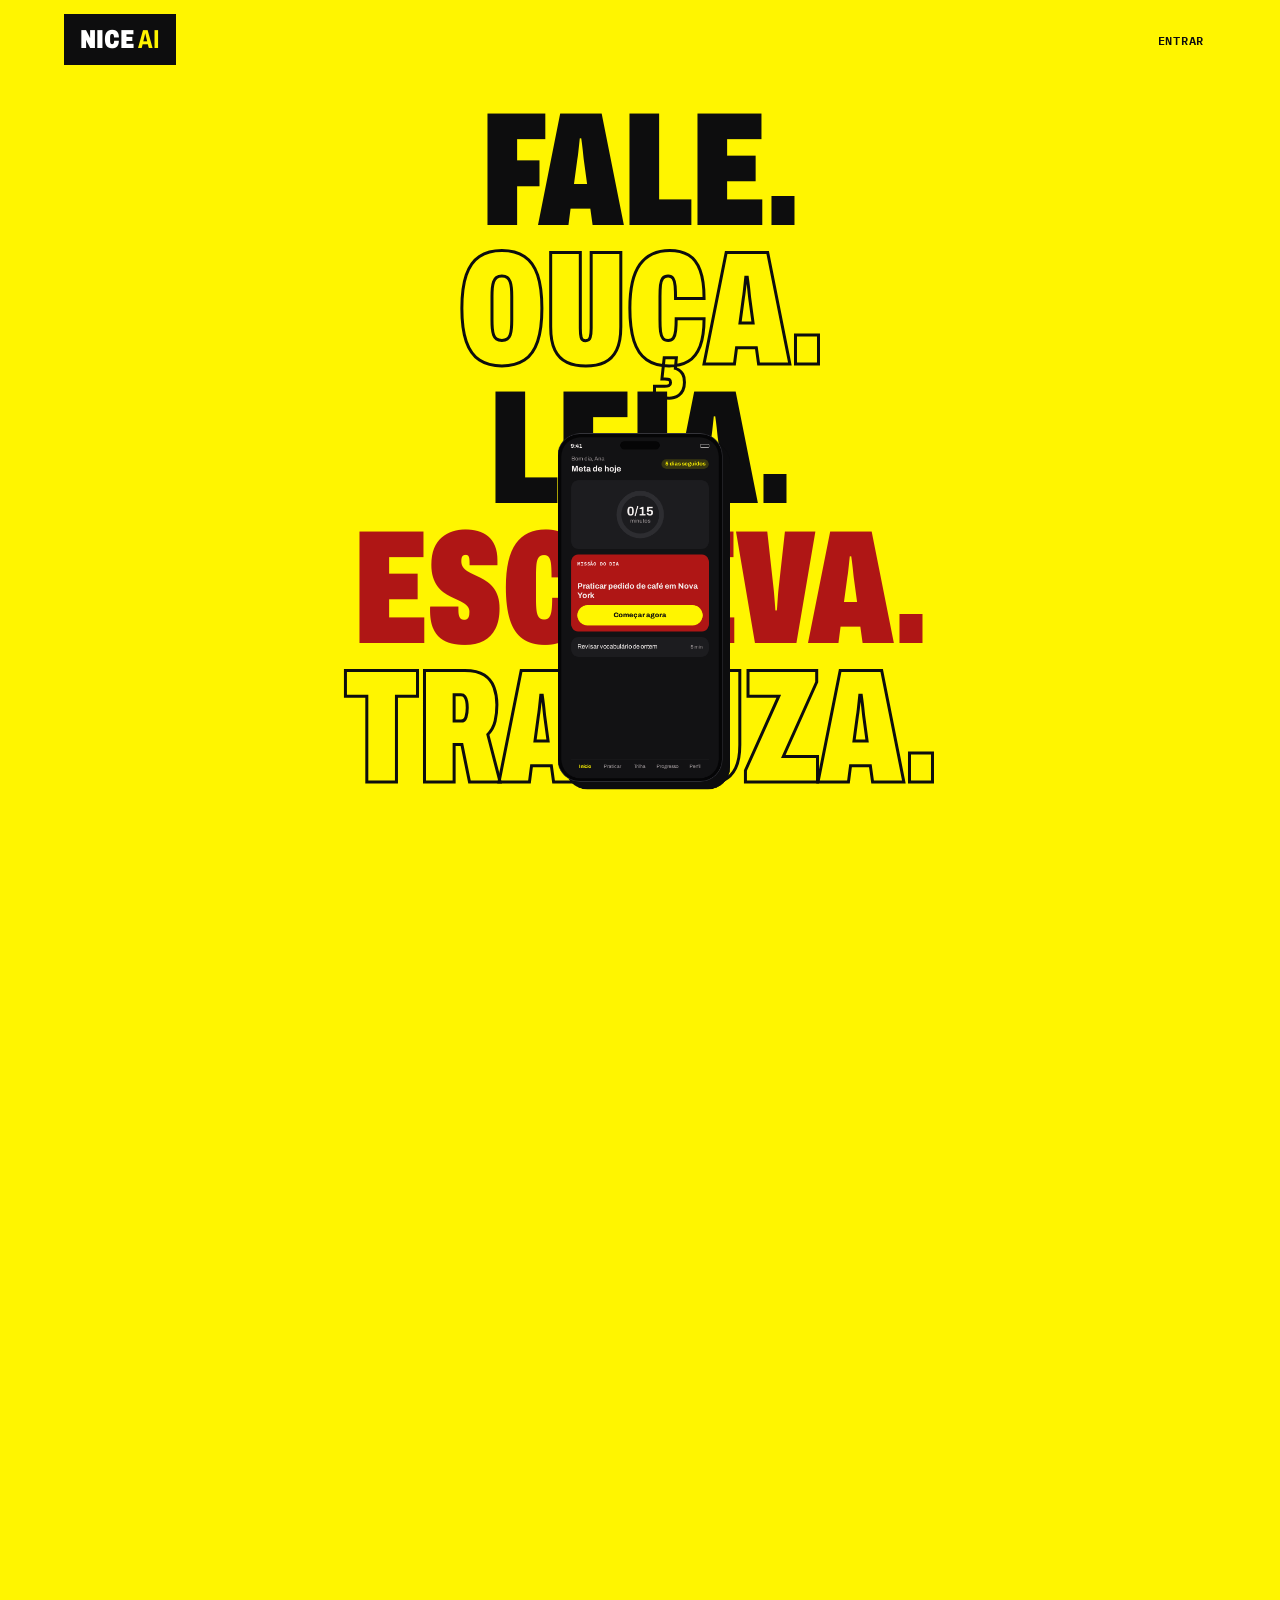
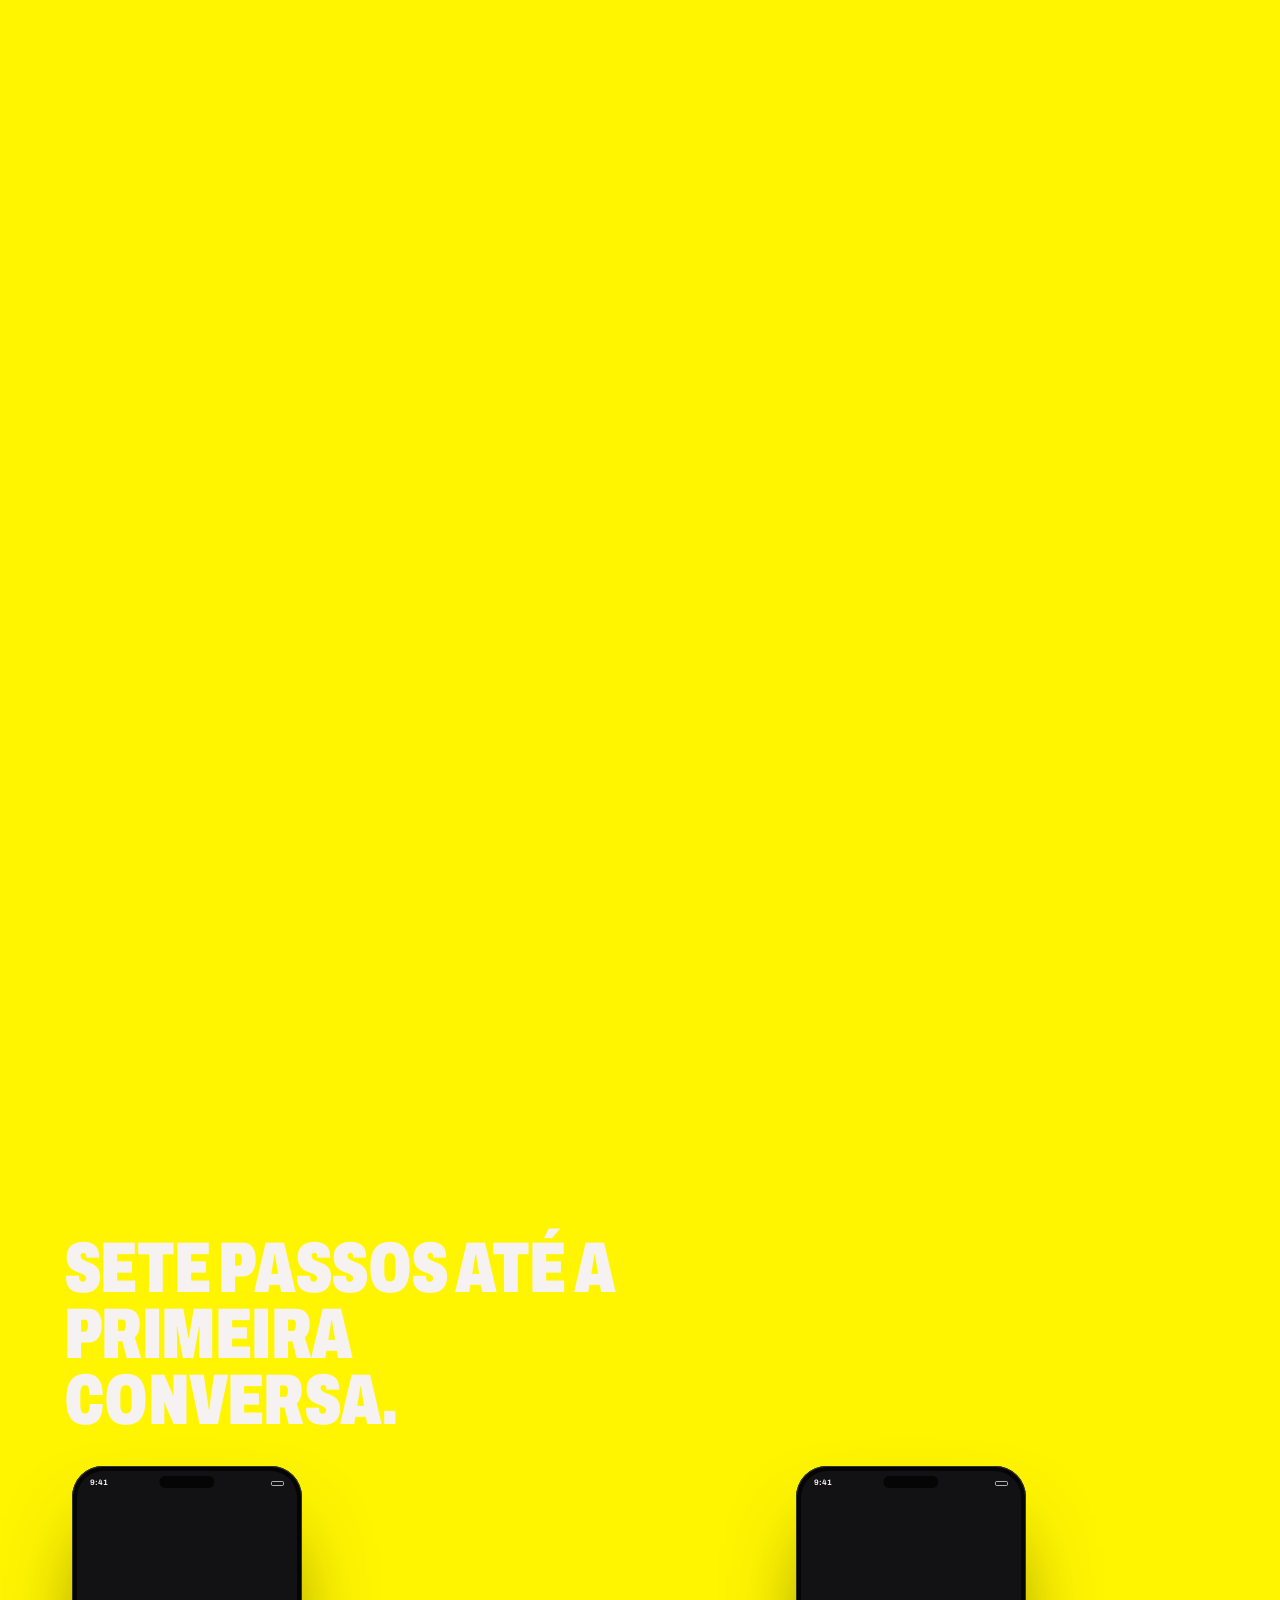
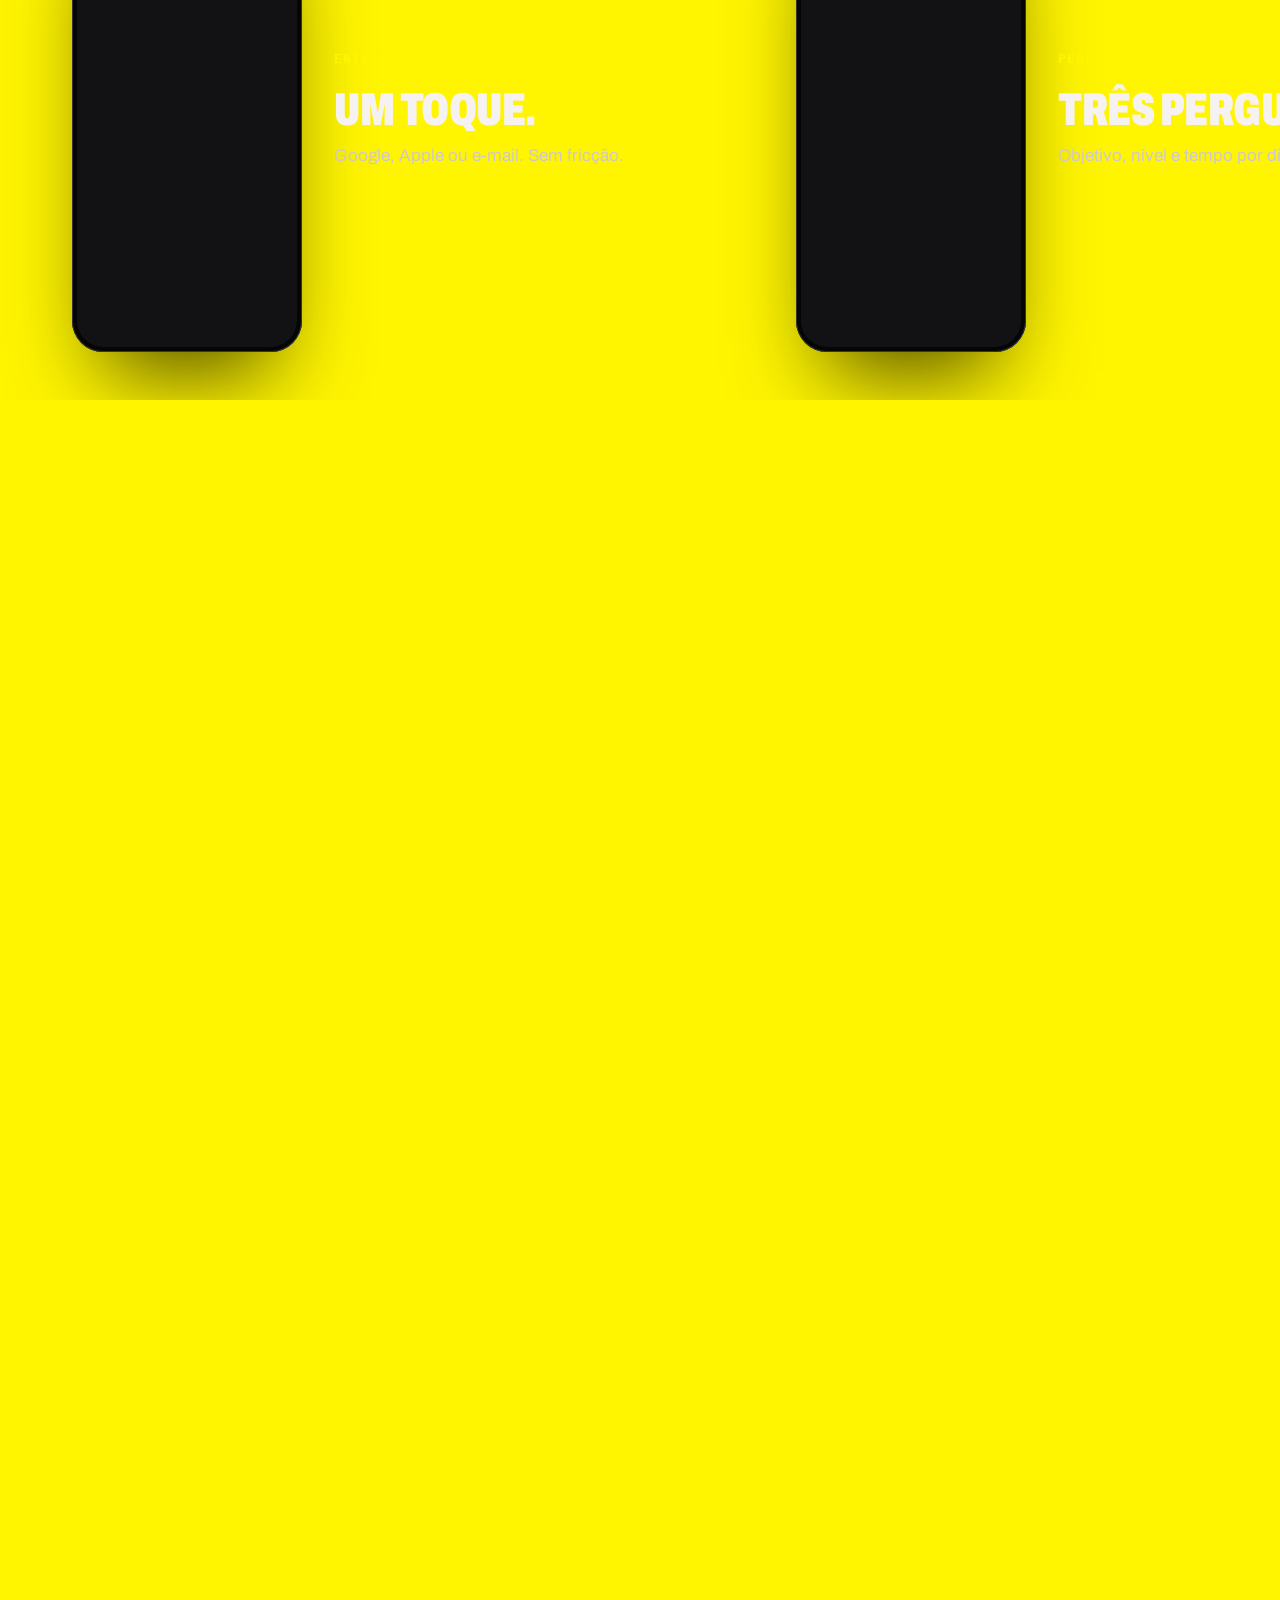
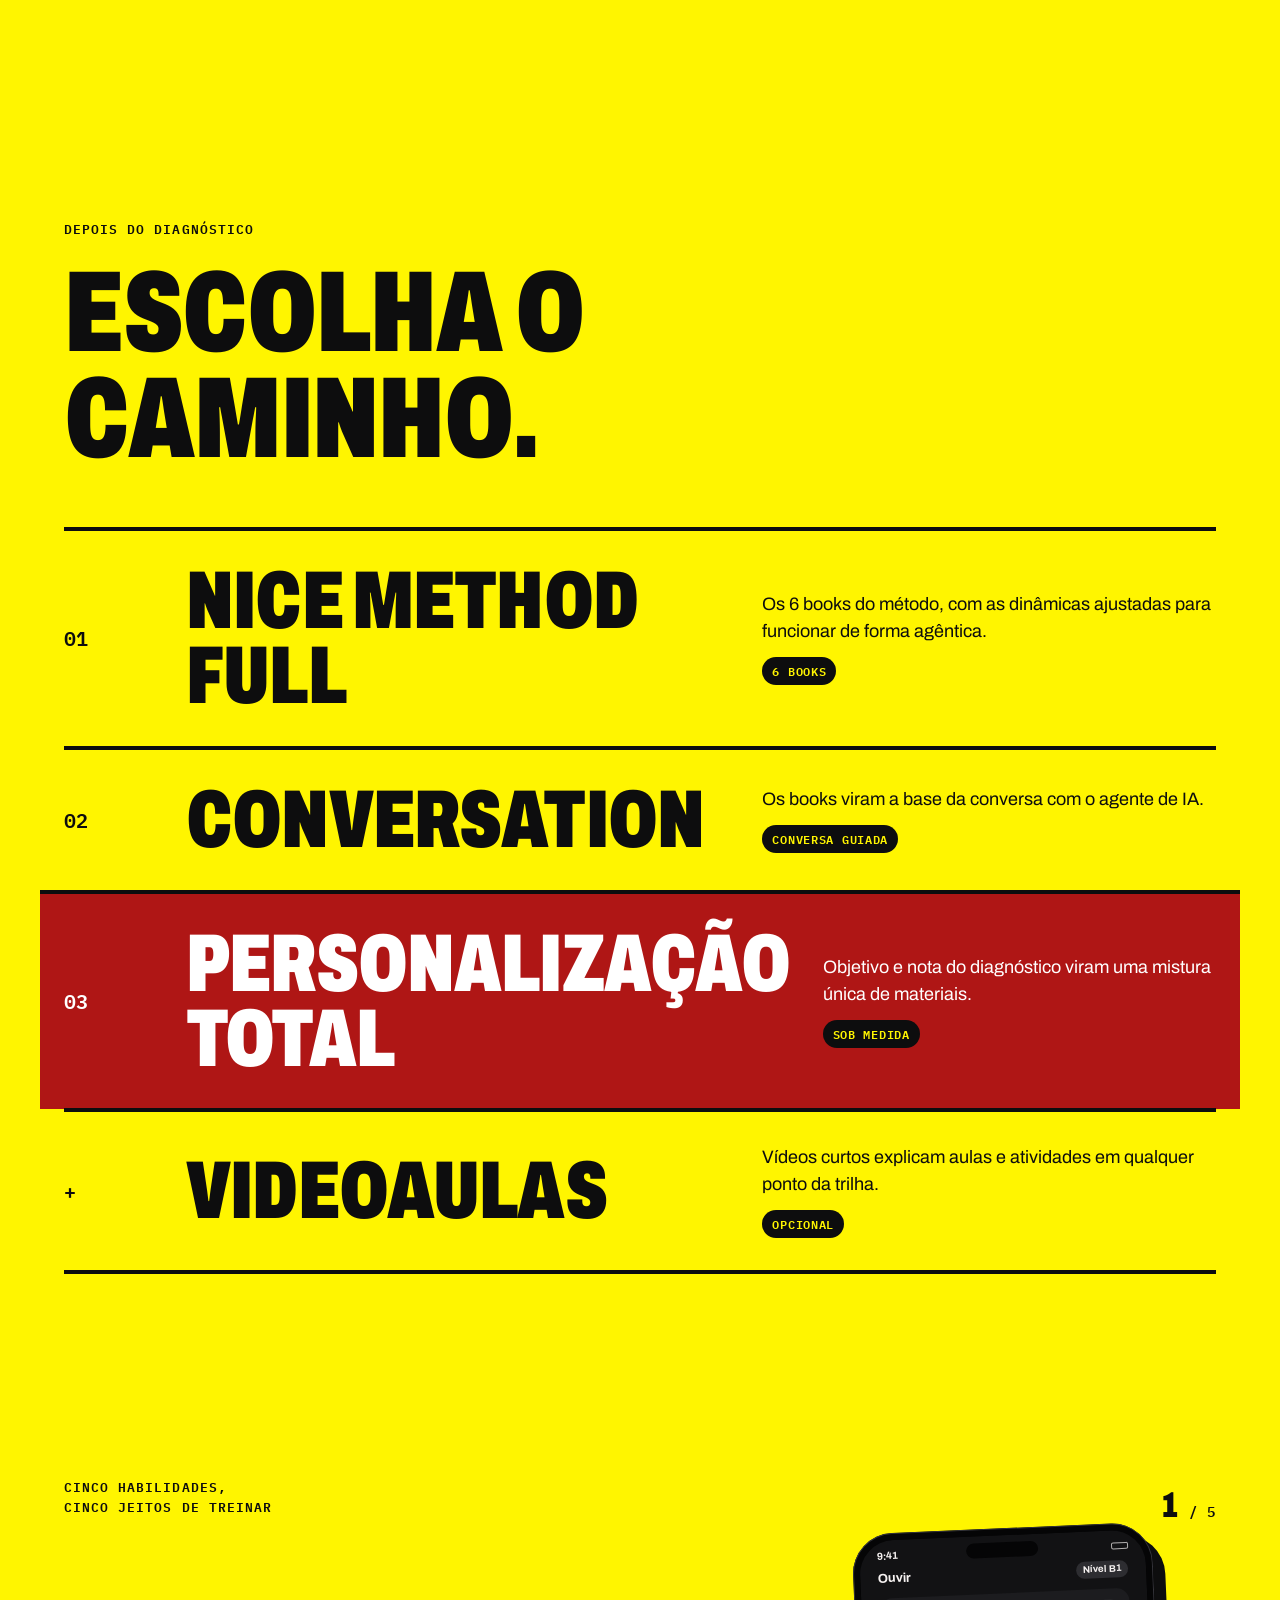
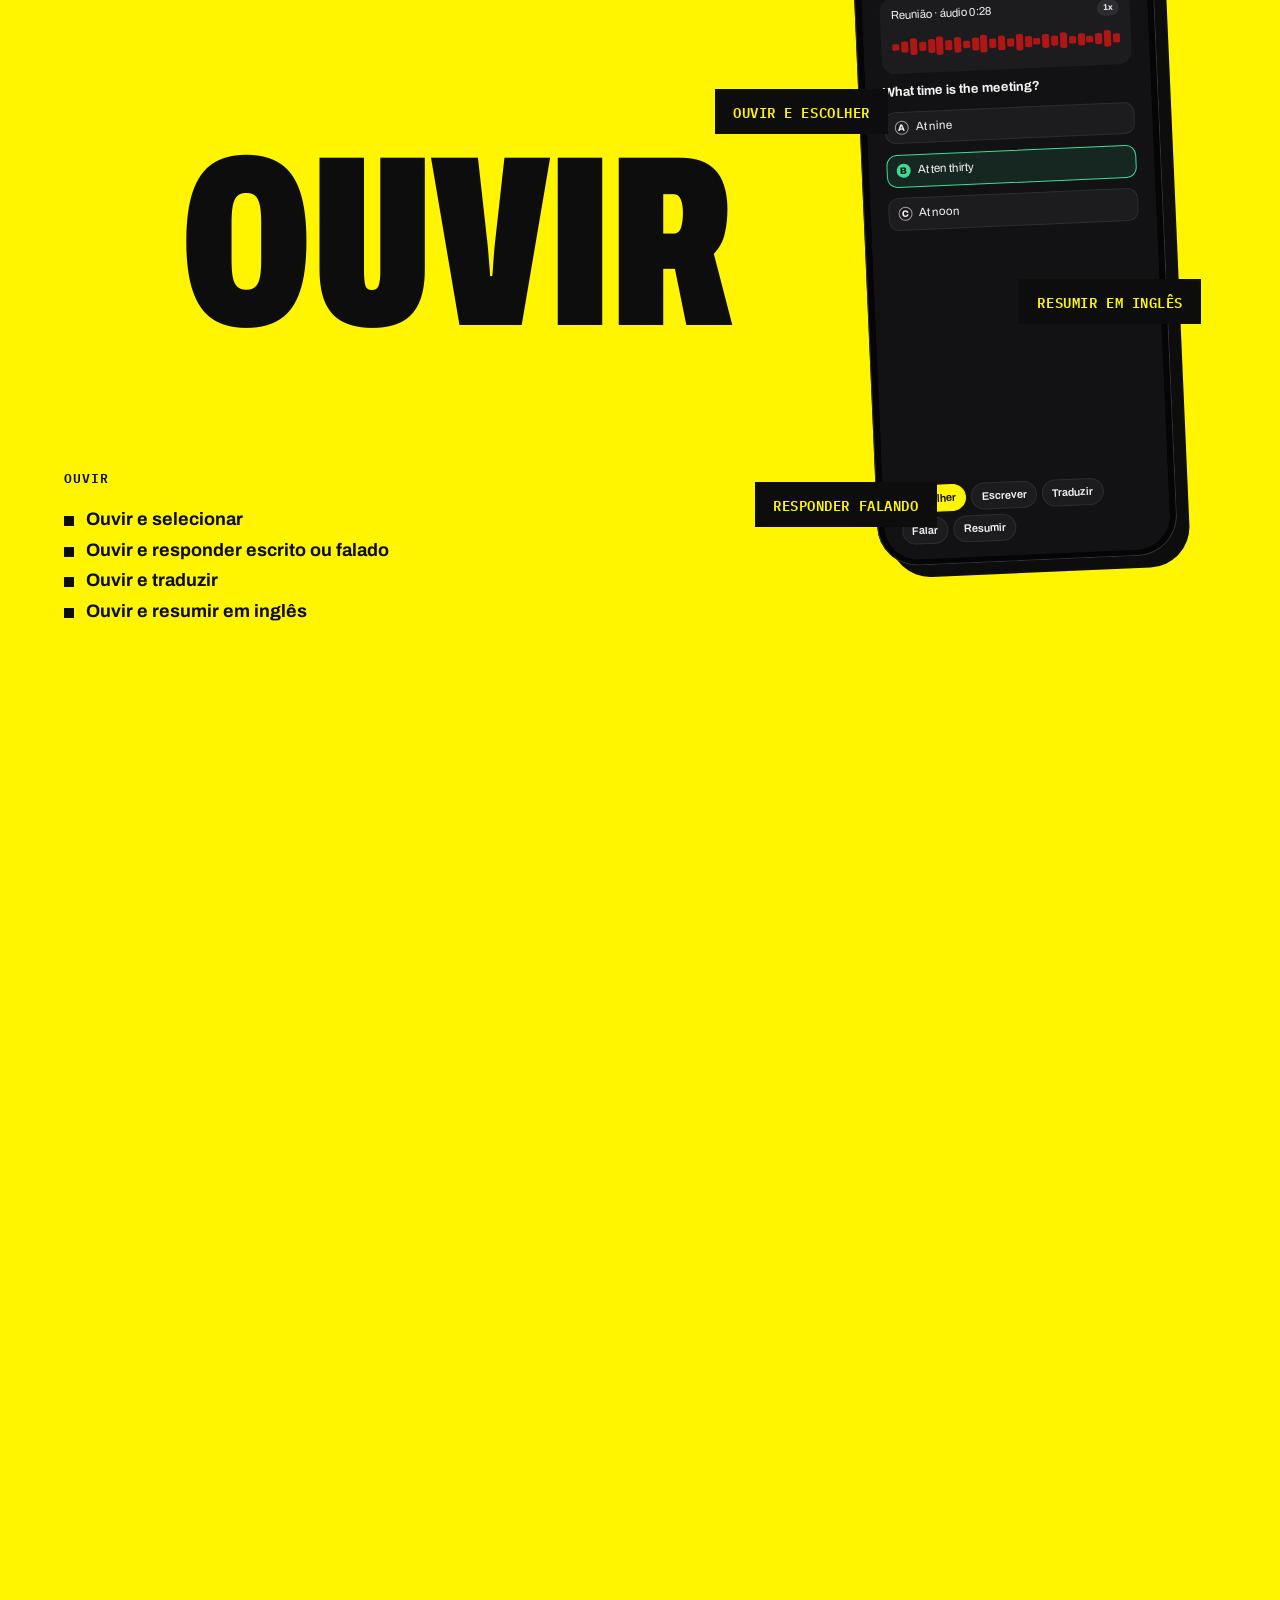
<file: index.html>
<!DOCTYPE html>
<html lang="pt-BR">
<head>
<meta charset="UTF-8">
<meta name="viewport" content="width=device-width, initial-scale=1">
<title>Nice AI — o inglês que treina com você todo dia</title>
<meta name="description" content="Nice AI é o app de inglês da Nice English School: cinco habilidades treinadas por IA, com o professor por perto. Teste grátis.">
<link rel="icon" href="data:image/svg+xml,%3Csvg xmlns=%27http://www.w3.org/2000/svg%27 viewBox=%270 0 32 32%27%3E%3Crect width=%2732%27 height=%2732%27 rx=%277%27 fill=%27%23af1615%27/%3E%3Ctext x=%2716%27 y=%2722%27 font-size=%2716%27 font-family=%27sans-serif%27 font-weight=%27800%27 text-anchor=%27middle%27 fill=%27%23fff500%27%3EN%3C/text%3E%3C/svg%3E">
<link rel="preconnect" href="https://fonts.googleapis.com">
<link rel="preconnect" href="https://fonts.gstatic.com" crossorigin>
<link href="https://fonts.googleapis.com/css2?family=Archivo:wdth,wght@62..125,500..900&family=IBM+Plex+Mono:wght@500;600&display=swap" rel="stylesheet">
<link rel="stylesheet" href="shared/sites-incriveis.css">
<link rel="stylesheet" href="shared/telas.css">
<style>
  :root {
    --amarelo: #fff500; --preto: #0d0d0e; --vermelho: #af1615; --vinho: #9e1313; --claro: #f0f3f5; --suave: #5d5759;
    --f-display: "Archivo", system-ui, sans-serif; --f-texto: "Archivo", system-ui, sans-serif; --f-mono: "IBM Plex Mono", ui-monospace, monospace;
  }
  * { box-sizing: border-box; }
  html { background: var(--amarelo); }
  body { margin: 0; background: var(--amarelo); color: var(--preto); font-family: var(--f-texto); font-size: 18px; line-height: 1.5; font-stretch: 100%; overflow-x: hidden; }
  h1, h2, h3 { font-family: var(--f-display); font-weight: 900; font-stretch: 70%; text-transform: uppercase; line-height: .92; letter-spacing: -0.01em; margin: 0 0 24px; }
  h2 { font-size: clamp(44px, 9vw, 140px); }
  h3 { font-size: clamp(28px, 4vw, 56px); }
  p { margin: 0 0 16px; max-width: 32em; }
  .rot { font-family: var(--f-mono); font-size: 13px; font-weight: 600; letter-spacing: .08em; text-transform: uppercase; display: block; margin-bottom: 20px; }
  a { color: inherit; }
  :focus-visible { outline: 3px solid currentColor; outline-offset: 3px; }
  section { position: relative; }
  .botao { display: inline-flex; align-items: center; background: var(--preto); color: var(--amarelo); font-family: var(--f-display); font-weight: 900; font-stretch: 80%; text-transform: uppercase; font-size: 22px; padding: 20px 36px; text-decoration: none; transition: transform .2s ease; }
  .botao:hover { transform: translate(-3px, -3px); box-shadow: 6px 6px 0 var(--vermelho); }
  .botao.am { background: var(--amarelo); color: var(--preto); }

  .topo { position: fixed; inset: 0 0 auto 0; z-index: 60; display: flex; justify-content: space-between; align-items: center; padding: 14px 5vw; pointer-events: none; }
  .topo > * { pointer-events: auto; }
  .marca { font-family: var(--f-display); font-weight: 900; font-stretch: 75%; font-size: 26px; text-decoration: none; background: var(--preto); color: #fff; padding: 6px 16px; }
  .marca b { color: var(--amarelo); }
  .versao { text-decoration: none; background: var(--amarelo) !important; color: var(--preto) !important; font-weight: 700; font-family: var(--f-mono); font-size: 12px; font-weight: 600; letter-spacing: .06em; text-transform: uppercase; background: var(--preto); color: #d9d2d3; padding: 9px 12px; }

  /* ===== 1 · abertura: palavras gigantes que abrem e revelam o aparelho ===== */
  .abre .fx-palco { flex-direction: column; }
  .abre h1 { position: absolute; inset: 0; margin: 0; display: flex; flex-direction: column; justify-content: center; align-items: center; font-family: var(--f-display); font-weight: 900; font-stretch: 62%; text-transform: uppercase; line-height: .86; font-size: min(17vw, 18dvh); text-align: center; z-index: 1; letter-spacing: -.01em; }
  .abre h1 span { display: block; white-space: nowrap; }
  .abre h1 .o { color: transparent; -webkit-text-stroke: 3px var(--preto); }
  .abre h1 .r { color: var(--vermelho); }
  .abre .meio { position: relative; z-index: 2; margin-top: 4vh; }
  .abre .fone { --w: min(300px, calc((100dvh - 150px) * .4737), 50vw); box-shadow: 0 0 0 1px #34343a inset, 14px 14px 0 var(--preto); }
  .abre .base { position: absolute; left: 5vw; right: 5vw; bottom: 5vh; z-index: 3; display: flex; justify-content: space-between; align-items: flex-end; gap: 24px; }
  .abre .base p { margin: 0; font-size: 18px; font-weight: 500; max-width: 24em; background: var(--amarelo); padding: 8px 12px 8px 0; }
  .abre .base .rot { margin: 0; text-align: right; }

  /* ===== 2 · jornada: filmstrip horizontal ===== */
  .jorn { color: #f6f2f1; }
  .jorn .fx-palco { flex-direction: column; align-items: flex-start; justify-content: center; gap: 24px; padding-top: 64px; }
  .jorn .cab { padding: 0 5vw; }
  .jorn .cab h2 { margin: 0; font-size: clamp(36px, 5.6vw, 84px); max-width: 16ch; }
  .jorn .cab .rot { color: var(--amarelo); margin-bottom: 12px; }
  .jorn [data-fx="trilho"] { width: 100%; align-self: stretch; }
  .passo { flex: 0 0 min(90vw, 700px); margin-right: 24px; position: relative; display: grid; grid-template-columns: auto 1fr; gap: 32px; align-items: center; padding: 8px 0 8px 8px; }
  .passo:first-child { margin-left: 5vw; } .passo:last-child { margin-right: 5vw; }
  .passo .num { position: absolute; left: -.04em; bottom: -.18em; font-family: var(--f-display); font-weight: 900; font-stretch: 62%; font-size: clamp(160px, 24vw, 330px); line-height: .8; color: transparent; -webkit-text-stroke: 2px rgba(255,245,0,.5); z-index: 0; pointer-events: none; }
  .passo .fone { --w: min(230px, calc((100dvh - 300px) * .4737)); position: relative; z-index: 1; }
  .passo .tx { position: relative; z-index: 1; padding-right: 8px; }
  .passo .tx .rot { color: var(--amarelo); }
  .passo h3 { margin-bottom: 12px; font-size: clamp(30px, 3.6vw, 50px); }
  .passo p { margin: 0; color: #cfc8c9; font-size: 17px; }

  /* ===== 3 · trilhas: linhas editoriais ===== */
  .trilhas3 { padding: 120px 5vw; }
  .trilhas3 h2 { max-width: 14ch; margin-bottom: 56px; }
  .linhas { list-style: none; margin: 0; padding: 0; }
  .linhas li { display: grid; grid-template-columns: 90px 1.2fr 1fr; gap: 32px; align-items: center; border-top: 4px solid var(--preto); padding: 32px 0; }
  .linhas li:last-child { border-bottom: 4px solid var(--preto); }
  .linhas .no { font-family: var(--f-mono); font-weight: 600; font-size: 20px; }
  .linhas h3 { margin: 0; font-size: clamp(36px, 6.4vw, 96px); }
  .linhas p { margin: 0; font-size: 18px; max-width: 26em; }
  .linhas li.dest { background: var(--vermelho); color: #fff; padding-left: 24px; padding-right: 24px; margin: 0 -24px; }
  .linhas .tag { display: inline-block; font-family: var(--f-mono); font-size: 12px; font-weight: 600; background: var(--preto); color: var(--amarelo); padding: 5px 10px; margin-top: 12px; text-transform: uppercase; letter-spacing: .06em; }

  /* ===== 4 · cinco habilidades (pico) ===== */
  .cinco { --bg: #fff500; --ink: #0d0d0e; background: var(--bg); color: var(--ink); transition: background .6s ease, color .6s ease; }
  .cinco[data-passo="2"] { --bg: #0d0d0e; --ink: #fff500; }
  .cinco[data-passo="3"] { --bg: #f0f3f5; --ink: #0d0d0e; }
  .cinco[data-passo="4"] { --bg: #af1615; --ink: #ffffff; }
  .cinco[data-passo="5"] { --bg: #fff500; --ink: #0d0d0e; }
  .cinco .fx-palco { display: block; }
  .palavras { position: absolute; inset: 0; margin: 0; padding: 0 0 0 5vw; list-style: none; display: grid; place-items: center start; z-index: 1; pointer-events: none; }
  .palavras li { grid-area: 1 / 1; font-family: var(--f-display); font-weight: 900; font-stretch: 62%; text-transform: uppercase; font-size: min(19vw, 290px); line-height: .8; translate: calc((var(--etapa-p, 0.5) - .5) * -7vw) 0; letter-spacing: -.01em; opacity: 0; transform: translateY(12vh) scale(.96); transition: opacity .5s ease, transform .7s cubic-bezier(.2,.8,.2,1); white-space: nowrap; }
  .palavras li.ativa { opacity: 1; transform: none; }
  .meio5 { position: absolute; inset: 0; display: grid; place-items: center end; padding-right: 9vw; z-index: 2; }
  .meio5 .stage { position: relative; }
  .meio5 .fone { rotate: calc((var(--etapa-p, 0.5) - .5) * 5deg); --w: min(300px, calc((100dvh - 150px) * .4737), 40vw); box-shadow: 0 0 0 1px #34343a inset, 12px 12px 0 var(--ink); transition: box-shadow .6s ease; }
  .modos { position: absolute; left: 5vw; bottom: 8vh; width: min(340px, 28vw); z-index: 3; display: grid; margin: 0; padding: 0; list-style: none; }
  .modos > li { grid-area: 1 / 1; opacity: 0; transform: translateY(14px); transition: opacity .4s ease, transform .5s ease; }
  .modos > li.ativa { opacity: 1; transform: none; }
  .modos ul { margin: 0; padding: 0; list-style: none; display: grid; gap: 8px; }
  .modos li li { font-weight: 700; font-size: 18px; line-height: 1.25; padding-left: 22px; position: relative; }
  .modos li li::before { content: ""; position: absolute; left: 0; top: .45em; width: 10px; height: 10px; background: var(--ink); }
  .soltos { position: absolute; inset: 0; z-index: 4; margin: 0; padding: 0; list-style: none; pointer-events: none; }
  .soltos > li { position: absolute; inset: 0; opacity: 0; transition: opacity .4s ease; }
  .soltos > li.ativa { opacity: 1; }
  .soltos .s { position: absolute; background: var(--ink); color: var(--bg); font-family: var(--f-mono); font-weight: 600; font-size: 14px; text-transform: uppercase; letter-spacing: .04em; padding: 12px 18px; white-space: nowrap; transition: background .6s ease, color .6s ease; }
  .s1 { left: -150px; top: 16%; } .s2 { right: -36px; top: 46%; } .s3 { left: -110px; top: 78%; }
  .cinco .cont { position: absolute; right: 5vw; top: 84px; z-index: 3; font-family: var(--f-mono); font-weight: 600; font-size: 14px; letter-spacing: .08em; text-transform: uppercase; }
  .cinco .cont b { font-size: 36px; font-family: var(--f-display); font-stretch: 70%; font-weight: 900; }
  .cinco .tit { position: absolute; left: 5vw; top: 84px; z-index: 3; font-family: var(--f-mono); font-weight: 600; font-size: 13px; letter-spacing: .08em; text-transform: uppercase; max-width: 16em; }

  /* ===== 5 · perfis em atos ===== */
  .ato { min-height: 100vh; display: flex; align-items: center; padding: 112px 5vw; overflow: clip; }
  .ato-in { display: grid; grid-template-columns: minmax(0, .85fr) minmax(0, 1.15fr); gap: 56px; align-items: center; width: 100%; }
  .ato h2 { font-size: clamp(44px, 6.6vw, 104px); margin-bottom: 24px; }
  .ato .rot { opacity: .8; }
  .ato p { font-size: 20px; font-weight: 500; }
  .ato ul { list-style: none; margin: 24px 0 0; padding: 0; display: flex; flex-wrap: wrap; gap: 8px; }
  .ato li { font-family: var(--f-mono); font-size: 13px; font-weight: 600; text-transform: uppercase; letter-spacing: .05em; padding: 8px 12px; border: 2px solid currentColor; }
  .ato-j { display: grid; place-items: center; }
  .ato-j .janela { --w: min(720px, 46vw); box-shadow: 14px 14px 0 currentColor, 0 0 0 1px #34343a inset; }

  /* ===== 6 · fecho ===== */
  .fecho { min-height: 100vh; display: flex; flex-direction: column; align-items: center; justify-content: center; text-align: center; padding: 120px 5vw; color: #f6f2f1; }
  .fecho h2 { font-size: clamp(64px, 16vw, 260px); color: var(--amarelo); margin-bottom: 40px; }
  .fecho small { font-family: var(--f-mono); font-size: 13px; margin-top: 24px; color: #a8a1a2; max-width: 36em; }
  footer { padding: 24px 5vw 40px; font-family: var(--f-mono); font-size: 13px; color: #a8a1a2; background: var(--preto); display: flex; justify-content: space-between; flex-wrap: wrap; gap: 16px; border-top: 1px solid #2c2c30; }

  @media (max-width: 820px) {
    body { font-size: 17px; }

    .abre h1 { font-size: min(21vw, 14.5dvh); }
    .abre .meio { margin-top: 10vh; }
    .abre .fone { --w: min(calc((100dvh - 330px) * .4737), 56vw); box-shadow: 0 0 0 1px #34343a inset, 8px 8px 0 var(--preto); }
    .abre .base { flex-direction: column; align-items: flex-start; gap: 8px; } .abre .base p { font-size: 15px; } .abre .base .rot { text-align: left; }
    .passo { grid-template-columns: auto 1fr; gap: 14px; flex-basis: 92vw; }
    .passo .fone { --w: min(36vw, calc((100dvh - 300px) * .4737)); }
    .passo h3 { font-size: 26px; margin-bottom: 8px; } .passo p { font-size: 14px; } .passo .num { font-size: 170px; }
    .trilhas3 { padding: 72px 5vw; } .trilhas3 h2 { margin-bottom: 32px; }
    .linhas li { grid-template-columns: 1fr; gap: 8px; padding: 20px 0; } .linhas li.dest { margin: 0 -5vw; padding-left: 5vw; padding-right: 5vw; }
    .linhas .no { font-size: 15px; } .linhas p { font-size: 16px; }
    .palavras li { font-size: 19vw; transform: translateY(6vh); translate: none; }
    .palavras { place-items: start center; padding: 118px 0 0; }
    .meio5 { place-items: center; padding: 70px 0 0; }
    .meio5 .fone { --w: min(calc((100dvh - 440px) * .4737), 58vw); box-shadow: 0 0 0 1px #34343a inset, 8px 8px 0 var(--ink); }
    .modos { left: 5vw; right: 5vw; width: auto; bottom: 3vh; } .modos li li { font-size: 14px; } .modos ul { gap: 4px; grid-template-columns: 1fr 1fr; }
    .soltos { display: none; } .meio5 .fone { rotate: none; }
    .cinco .cont, .cinco .tit { top: 70px; } .cinco .cont b { font-size: 26px; } .cinco .tit { font-size: 11px; }
    .ato { min-height: 0; padding: 80px 5vw; } .ato-in { grid-template-columns: 1fr; gap: 32px; }
    .ato p { font-size: 17px; } .ato-j .janela { --w: 90vw; box-shadow: 8px 8px 0 currentColor, 0 0 0 1px #34343a inset; }
    .fecho h2 { font-size: 22vw; }
  }
  /* movimento reduzido: tudo legível e parado */
  .fx-reduzido .abre h1 { position: static; padding: 96px 5vw 24px; font-size: clamp(48px, 13vw, 160px); }
  .fx-reduzido .abre .fx-palco { padding-bottom: 48px; } .fx-reduzido .abre .base { position: static; padding-top: 24px; }
  .fx-reduzido .jorn .fx-palco { padding: 64px 0; } .fx-reduzido .jorn [data-fx="trilho"] { padding: 0 5vw; gap: 32px; } .fx-reduzido .passo { margin: 0 !important; flex: 1 1 320px; } .fx-reduzido .passo .num { display: none; }
  .fx-reduzido .cinco .fx-palco { display: block; padding: 64px 5vw; }
  .fx-reduzido .palavras, .fx-reduzido .meio5, .fx-reduzido .modos, .fx-reduzido .soltos, .fx-reduzido .cont, .fx-reduzido .tit { position: static; display: block; width: auto; }
  .fx-reduzido .palavras li, .fx-reduzido .modos > li, .fx-reduzido .soltos > li { opacity: 1; transform: none; margin-bottom: 16px; position: static; }
  .fx-reduzido .soltos { display: flex; flex-wrap: wrap; gap: 8px; } .fx-reduzido .soltos .s { position: static; }
  .fx-reduzido .cinco .fone { margin: 16px 0; } .fx-reduzido .cont { display: none; }
  .fx-reduzido .palavras li { font-size: clamp(48px, 12vw, 120px); } .fx-reduzido .cinco { background: var(--amarelo); }
  .fx-reduzido .ato-j .janela { aspect-ratio: auto; }
  .fx-reduzido .soltos { display: none !important; }
</style>
</head>
<body>

<header class="topo">
  <a class="marca" href="./" aria-label="Nice AI">NICE<b> AI</b></a>
  <a class="versao" href="app/">Entrar</a>
</header>

<main>

<!-- 1 · ABERTURA -->
<section class="abre" data-fx-fundo="#fff500" data-fx-tinta="#0d0d0e" data-fx-fixa data-fx-altura="3">
  <div class="fx-palco">
    <h1>
      <span data-fx-x="0,-1">Fale.</span>
      <span class="o" data-fx-x="0,1">Ouça.</span>
      <span data-fx-x="0,-1">Leia.</span>
      <span class="r" data-fx-x="0,1">Escreva.</span>
      <span class="o" data-fx-x="0,-1">Traduza.</span>
    </h1>
    <div class="meio" data-fx-escala="0.55,1" data-fx-y="140,0"><div class="fone"><div data-tela="dashboard"></div></div></div>
    <div class="base" data-fx-opacidade="0,1" data-fx-faixa="0.35,0.8">
      <p>O app de inglês da Nice English School. Cinco habilidades treinadas por IA, com o professor por perto.</p>
      <span class="rot">Nice English School</span>
    </div>
  </div>
</section>

<!-- 2 · JORNADA: sete telas em filmstrip -->
<section class="jorn" data-fx-fundo="#0d0d0e" data-fx-tinta="#f6f2f1" data-fx-fixa data-fx-altura="6">
  <div class="fx-palco">
    <div class="cab"><span class="rot">A jornada do aluno</span><h2>Sete passos até a primeira conversa.</h2></div>
    <div data-fx="trilho">
      <article class="passo"><span class="num" aria-hidden="true">1</span><div class="fone"><div data-tela="login"></div></div><div class="tx"><span class="rot">Entrada</span><h3>Um toque.</h3><p>Google, Apple ou e-mail. Sem fricção.</p></div></article>
      <article class="passo"><span class="num" aria-hidden="true">2</span><div class="fone"><div data-tela="quiz"></div></div><div class="tx"><span class="rot">Perfil</span><h3>Três perguntas.</h3><p>Objetivo, nível e tempo por dia: 5, 10 ou 15 minutos.</p></div></article>
      <article class="passo"><span class="num" aria-hidden="true">3</span><div class="fone"><div data-tela="diagnostico"></div></div><div class="tx"><span class="rot">Momento Aha</span><h3>Uma conversa.</h3><p>Nada de prova. A IA avalia pronúncia, vocabulário e fluência em 1 minuto.</p></div></article>
      <article class="passo"><span class="num" aria-hidden="true">4</span><div class="fone"><div data-tela="resultado"></div></div><div class="tx"><span class="rot">Diagnóstico</span><h3>Seu nível.</h3><p>Resumo visual e a primeira trilha 100% personalizada.</p></div></article>
      <article class="passo"><span class="num" aria-hidden="true">5</span><div class="fone"><div data-tela="paywall"></div></div><div class="tx"><span class="rot">Plano</span><h3>7 dias grátis.</h3><p>Ou lições limitadas. O Premium libera tutor ilimitado e correção de sotaque.</p></div></article>
      <article class="passo"><span class="num" aria-hidden="true">6</span><div class="fone"><div data-tela="dashboard"></div></div><div class="tx"><span class="rot">Painel</span><h3>Uma meta.</h3><p>Barra do dia e um botão para a missão prática.</p></div></article>
      <article class="passo"><span class="num" aria-hidden="true">7</span><div class="fone"><div data-tela="pratica"></div></div><div class="tx"><span class="rot">Prática</span><h3>Fale de verdade.</h3><p>Cenário por voz, ajuda em português e correção gentil.</p></div></article>
    </div>
  </div>
</section>

<!-- 3 · TRILHAS -->
<section class="trilhas3" data-fx-fundo="#f0f3f5" data-fx-tinta="#0d0d0e">
  <span class="rot">Depois do diagnóstico</span>
  <h2 data-fx="subir">Escolha o caminho.</h2>
  <ol class="linhas">
    <li data-fx="esquerda"><span class="no">01</span><h3>NICE Method Full</h3><div><p>Os 6 books do método, com as dinâmicas ajustadas para funcionar de forma agêntica.</p><span class="tag">6 books</span></div></li>
    <li data-fx="esquerda" data-fx-atraso="100"><span class="no">02</span><h3>Conversation</h3><div><p>Os books viram a base da conversa com o agente de IA.</p><span class="tag">Conversa guiada</span></div></li>
    <li class="dest" data-fx="esquerda" data-fx-atraso="200"><span class="no">03</span><h3>Personalização total</h3><div><p>Objetivo e nota do diagnóstico viram uma mistura única de materiais.</p><span class="tag">Sob medida</span></div></li>
    <li data-fx="esquerda" data-fx-atraso="300"><span class="no">+</span><h3>Videoaulas</h3><div><p>Vídeos curtos explicam aulas e atividades em qualquer ponto da trilha.</p><span class="tag">Opcional</span></div></li>
  </ol>
</section>

<!-- 4 · CINCO HABILIDADES (pico): palavra gigante, aparelho e chips em três camadas -->
<section class="cinco" data-passo="1" data-fx-fundo="#fff500" data-fx-tinta="#0d0d0e" data-fx-fixa data-fx-altura="8" data-fx-etapas="5" data-pilha>
  <div class="fx-palco">
    <ol class="palavras" data-legenda data-fx-x="70,-70"><li>Ouvir</li><li>Falar</li><li>Ler</li><li>Escrever</li><li>Traduzir</li></ol>
    <div class="meio5"><div class="stage"><div class="fone"><div class="pilha">
      <div data-tela="ouvir"></div><div data-tela="falar"></div><div data-tela="ler"></div><div data-tela="escrever"></div><div data-tela="traduzir"></div>
    </div></div>
      <ul class="soltos" data-legenda data-fx-y="60,-60">
        <li><span class="s s1">Ouvir e escolher</span><span class="s s2">Resumir em inglês</span><span class="s s3">Responder falando</span></li>
        <li><span class="s s1">Descrever a cena</span><span class="s s2">Conversar com a IA</span><span class="s s3">Ler em voz alta</span></li>
        <li><span class="s s1">Texto e perguntas</span><span class="s s2">Vocabulário novo</span><span class="s s3">Sinônimos</span></li>
        <li><span class="s s1">E-mails</span><span class="s s2">Lacunas</span><span class="s s3">Notícias difíceis</span></li>
        <li><span class="s s1">PT para EN</span><span class="s s2">Falando</span><span class="s s3">Suas frases</span></li>
      </ul>
    </div></div>
    <span class="tit">Cinco habilidades, cinco jeitos de treinar</span>
    <ul class="modos" data-legenda>
      <li><span class="rot">Ouvir</span><ul><li>Ouvir e selecionar</li><li>Ouvir e responder escrito ou falado</li><li>Ouvir e traduzir</li><li>Ouvir e resumir em inglês</li></ul></li>
      <li><span class="rot">Falar</span><ul><li>Descrever uma cena</li><li>Frases com palavras novas</li><li>Conversar com a IA</li><li>Ler em voz alta</li></ul></li>
      <li><span class="rot">Ler</span><ul><li>Compreensão com respostas dissertativas</li><li>Vocabulário novo com exemplo</li></ul></li>
      <li><span class="rot">Escrever</span><ul><li>E-mails e formulários</li><li>Feedbacks e notícias difíceis</li><li>Textos com lacunas</li></ul></li>
      <li><span class="rot">Traduzir</span><ul><li>Traduzir frases e textos</li><li>Escrito ou falando</li><li>Criar as próprias frases</li></ul></li>
    </ul>
    <div class="cont" aria-hidden="true"><b id="c5">1</b> / 5</div>
  </div>
</section>

<!-- 5 · PERFIS EM ATOS -->
<section class="ato" data-fx-fundo="#f0f3f5" data-fx-tinta="#0d0d0e">
  <div class="ato-in">
    <div><span class="rot">Perfil 1 de 4</span><h2 data-fx="palavras">Aluno</h2><p>Jornada de estudo nas 5 habilidades, plano, interações com a IA, dúvidas para o professor e evolução.</p><ul><li>Plano</li><li>Evolução</li><li>Dúvidas</li></ul></div>
    <div class="ato-j" data-fx-paralaxe="0.06"><div class="janela"><div class="barra-j"><i></i><i></i><i></i><span>Nice AI · Aluno</span></div><div data-tela="aluno"></div></div></div>
  </div>
</section>
<section class="ato" data-fx-fundo="#0d0d0e" data-fx-tinta="#f6f2f1">
  <div class="ato-in">
    <div><span class="rot" style="color:#fff500">Perfil 2 de 4</span><h2 data-fx="palavras">Professor</h2><p>Aulas, desempenho dos alunos, dúvidas e progresso. A IA treina todo dia; ele leva cada aluno mais longe.</p><ul><li>Turma</li><li>Dúvidas</li><li>Aulas</li></ul></div>
    <div class="ato-j" data-fx-paralaxe="-0.06"><div class="janela" style="color:#fff500"><div class="barra-j"><i></i><i></i><i></i><span>Nice AI · Professor</span></div><div data-tela="professor"></div></div></div>
  </div>
</section>
<section class="ato" data-fx-fundo="#af1615" data-fx-tinta="#ffffff">
  <div class="ato-in">
    <div><span class="rot">Perfil 3 de 4</span><h2 data-fx="palavras">Gestão</h2><p>Para o dono da escola: indicadores, financeiro, agendamentos, cadastro de alunos e gestão de acesso ao app.</p><ul><li>Indicadores</li><li>Financeiro</li><li>Acessos</li></ul></div>
    <div class="ato-j" data-fx-paralaxe="0.06"><div class="janela" style="color:#0d0d0e"><div class="barra-j"><i></i><i></i><i></i><span>Nice AI · Gestão</span></div><div data-tela="gestao"></div></div></div>
  </div>
</section>
<section class="ato" data-fx-fundo="#fff500" data-fx-tinta="#0d0d0e">
  <div class="ato-in">
    <div><span class="rot">Perfil 4 de 4</span><h2 data-fx="palavras">Sustentação</h2><p>Manutenção, melhorias e monitoramento. O que mantém o app funcionando, rápido e confiável.</p><ul><li>Monitoramento</li><li>Custo de IA</li><li>Versões</li></ul></div>
    <div class="ato-j" data-fx-paralaxe="-0.06"><div class="janela" style="color:#0d0d0e"><div class="barra-j"><i></i><i></i><i></i><span>Nice AI · Sustentação</span></div><div data-tela="sustentacao"></div></div></div>
  </div>
</section>

<!-- 6 · FECHAMENTO -->
<section class="fecho" data-fx-fundo="#0d0d0e" data-fx-tinta="#f6f2f1">
  <h2 data-fx="palavras">Fale hoje.</h2>
  <a class="botao am" data-fx="surgir" href="app/">Testar de graça</a>
  <small>App gratuito com IA para alunos da Nice English School. Telas ilustrativas.</small>
</section>

</main>
<footer><span>Nice English School · Taubaté</span><span>Inglês em todo lugar · @be.niceschool</span></footer>

<script>
/* amplitude da abertura conforme a largura (antes do motor ler os atributos) */
(function () {
  var a = Math.round(window.innerWidth * 0.07);
  var pw = document.querySelector(".palavras"); if (pw && window.innerWidth < 820) pw.setAttribute("data-fx-x", "0,0");
  document.querySelectorAll(".abre h1 span").forEach(function (s) {
    var p = s.getAttribute("data-fx-x").split(",");
    s.setAttribute("data-fx-x", (parseFloat(p[0]) * a) + "," + (parseFloat(p[1]) * a));
  });
})();
</script>
<script src="shared/sites-incriveis.js" defer></script>
<script src="shared/telas.js" defer></script>
<script defer>
(function () {
  var c5 = document.getElementById("c5");
  var s = document.querySelector(".cinco");
  if (!c5 || !s) return;
  new MutationObserver(function () { c5.textContent = s.getAttribute("data-passo") || "1"; })
    .observe(s, { attributes: true, attributeFilter: ["data-passo"] });
})();
</script>
</body>
</html>
</file>
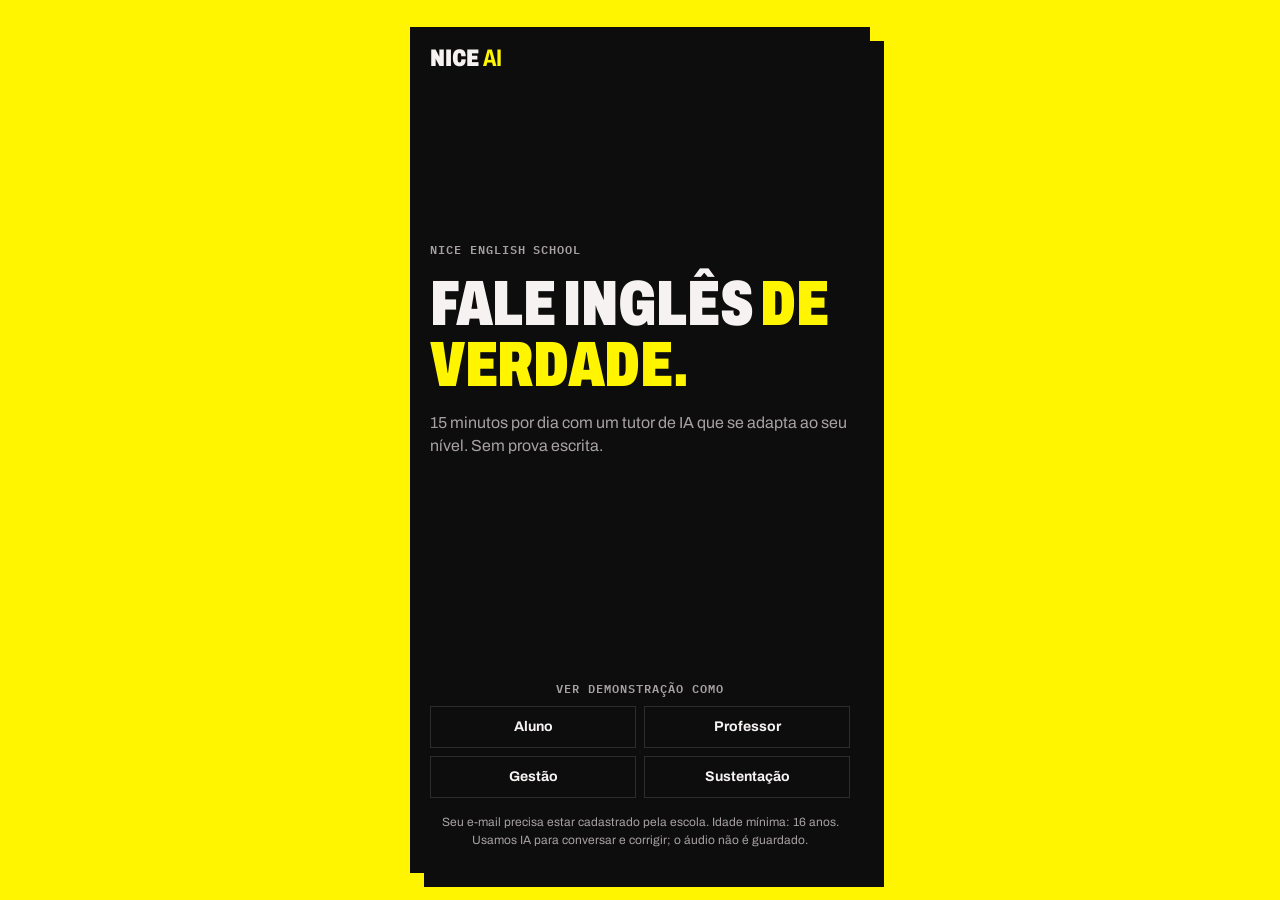
<file: app/index.html>
<!DOCTYPE html>
<html lang="pt-BR">
<head>
<meta charset="UTF-8">
<meta name="viewport" content="width=device-width, initial-scale=1, viewport-fit=cover">
<title>Nice AI — app</title>
<meta name="description" content="Nice AI: treine inglês com um tutor de IA, 15 minutos por dia.">
<meta name="theme-color" content="#0d0d0e">
<link rel="icon" href="data:image/svg+xml,%3Csvg xmlns=%27http://www.w3.org/2000/svg%27 viewBox=%270 0 32 32%27%3E%3Crect width=%2732%27 height=%2732%27 rx=%277%27 fill=%27%23af1615%27/%3E%3Ctext x=%2716%27 y=%2722%27 font-size=%2716%27 font-family=%27sans-serif%27 font-weight=%27800%27 text-anchor=%27middle%27 fill=%27%23fff500%27%3EN%3C/text%3E%3C/svg%3E">
<link rel="preconnect" href="https://fonts.googleapis.com">
<link rel="preconnect" href="https://fonts.gstatic.com" crossorigin>
<link href="https://fonts.googleapis.com/css2?family=Archivo:wdth,wght@62..125,400..900&family=IBM+Plex+Mono:wght@500;600&display=swap" rel="stylesheet">
<link rel="stylesheet" href="app.css">
</head>
<body>
<div class="app">
  <header class="top"><a class="marca" href="../" style="text-decoration:none;color:inherit" aria-label="Nice AI — página inicial">NICE<b> AI</b></a><div class="top-d"><select id="area" class="area" aria-label="Trocar de área" hidden></select><span class="badge" id="badge" hidden></span><button class="pill" id="sair-top" hidden>Sair</button></div></header>
  <main id="tela"></main>
  <nav class="tabs" id="tabs" hidden aria-label="Navegação"></nav>
</div>
<div id="toast" role="status"></div>
<script src="../config.js"></script>
<script src="https://accounts.google.com/gsi/client" async defer></script>
<script src="voz.js"></script>
<script src="app.js"></script>
<script src="atividades.js"></script>
<script src="equipe.js"></script>
<script>Nice.iniciar();</script>
</body>
</html>
</file>
<file: shared/sites-incriveis.css>
/*!
 * Sites Incríveis — estilos do motor
 * © 2026 Enzo Barbatto — Sparo Automações. Uso conforme LICENCA.md.
 *
 * Só o necessário para os efeitos funcionarem. A identidade visual do site
 * (fontes, cores, espaçamentos) vive no CSS da própria página.
 */

/* ---------- estados iniciais das revelações ---------- */

[data-fx="surgir"],
[data-fx="subir"],
[data-fx="esquerda"],
[data-fx="direita"],
[data-fx="crescer"] {
  opacity: 0;
  transition: opacity 0.9s cubic-bezier(0.22, 1, 0.36, 1),
              transform 0.9s cubic-bezier(0.22, 1, 0.36, 1);
  will-change: opacity, transform;
}

[data-fx="subir"]    { transform: translateY(36px); }
[data-fx="esquerda"] { transform: translateX(-48px); }
[data-fx="direita"]  { transform: translateX(48px); }
[data-fx="crescer"]  { transform: scale(0.92); }

[data-fx].fx-em-cena {
  opacity: 1;
  transform: none;
}

/* palavras: cada palavra sobe individualmente quando o pai entra em cena */
[data-fx="palavras"] .fx-palavra {
  display: inline-block;
  opacity: 0;
  transform: translateY(0.6em);
  transition: opacity 0.55s ease-out, transform 0.55s cubic-bezier(0.22, 1, 0.36, 1);
}
[data-fx="palavras"].fx-em-cena .fx-palavra {
  opacity: 1;
  transform: none;
}
[data-fx="palavras"] { opacity: 1; }

/* digitar: cursor enquanto escreve */
[data-fx="digitar"] { opacity: 1; }
.fx-digitando::after {
  content: "";
  display: inline-block;
  width: 0.08em;
  height: 1em;
  margin-left: 0.06em;
  background: currentColor;
  vertical-align: -0.12em;
  animation: fx-cursor 0.8s steps(2, jump-none) infinite;
}
@keyframes fx-cursor { 50% { opacity: 0; } }

[data-fx="contar"] {
  opacity: 1;
  font-variant-numeric: tabular-nums;
}

/* ---------- cenas fixas ---------- */

[data-fx-fixa] {
  position: relative;
}

.fx-palco {
  position: sticky;
  top: 0;
  height: 100vh;
  height: 100dvh;
  overflow: hidden;
  display: flex;
  align-items: center;
  justify-content: center;
}

[data-fx="trilho"] {
  display: flex;
  flex-wrap: nowrap;
  will-change: transform;
}

[data-fx="rolar-video"] {
  width: 100%;
  height: 100%;
  object-fit: cover;
}

/* etapas: por padrão, cada .fx-etapa aparece na sua vez.
   A página pode sobrescrever livremente com [data-etapa="n"]. */
[data-fx-etapas] .fx-etapa {
  opacity: 0;
  transition: opacity 0.45s ease;
}
[data-fx-etapas="2"][data-etapa="1"] .fx-etapa:nth-of-type(1),
[data-fx-etapas="2"][data-etapa="2"] .fx-etapa:nth-of-type(2),
[data-fx-etapas="3"][data-etapa="1"] .fx-etapa:nth-of-type(1),
[data-fx-etapas="3"][data-etapa="2"] .fx-etapa:nth-of-type(2),
[data-fx-etapas="3"][data-etapa="3"] .fx-etapa:nth-of-type(3),
[data-fx-etapas="4"][data-etapa="1"] .fx-etapa:nth-of-type(1),
[data-fx-etapas="4"][data-etapa="2"] .fx-etapa:nth-of-type(2),
[data-fx-etapas="4"][data-etapa="3"] .fx-etapa:nth-of-type(3),
[data-fx-etapas="4"][data-etapa="4"] .fx-etapa:nth-of-type(4),
[data-fx-etapas="5"][data-etapa="1"] .fx-etapa:nth-of-type(1),
[data-fx-etapas="5"][data-etapa="2"] .fx-etapa:nth-of-type(2),
[data-fx-etapas="5"][data-etapa="3"] .fx-etapa:nth-of-type(3),
[data-fx-etapas="5"][data-etapa="4"] .fx-etapa:nth-of-type(4),
[data-fx-etapas="5"][data-etapa="5"] .fx-etapa:nth-of-type(5) {
  opacity: 1;
}

/* ---------- fundo que viaja ---------- */

.fx-fundo-ativo body {
  background: var(--fx-fundo, inherit);
  color: var(--fx-tinta, inherit);
  transition: background 0.7s ease, color 0.7s ease;
}

/* ---------- suavidade geral ---------- */

[data-fx-paralaxe],
[data-fx-mouse],
[data-fx-x], [data-fx-y], [data-fx-escala], [data-fx-giro], [data-fx-opacidade] {
  will-change: transform;
}

[data-fx-mouse] {
  transition: transform 0.25s ease-out;
}

/* ---------- movimento reduzido: tudo visível, nada se mexe ---------- */

.fx-reduzido [data-fx] {
  opacity: 1 !important;
  transform: none !important;
  transition: none !important;
}
.fx-reduzido [data-fx="palavras"] .fx-palavra {
  opacity: 1;
  transform: none;
  transition: none;
}
.fx-reduzido .fx-palco {
  position: static;
  height: auto;
  overflow: visible;
}
.fx-reduzido [data-fx-etapas] .fx-etapa {
  opacity: 1;
  position: static !important;
  grid-area: auto !important; /* etapas sobrepostas viram lista, uma sob a outra */
  margin: 24px 0;
}
.fx-reduzido [data-fx="trilho"] {
  flex-wrap: wrap;
  transform: none !important;
}
</file>
<file: shared/telas.css>
/* Nice AI — telas do app (prévia). Tudo escala pela variável --w do aparelho/janela. */
.tela {
  --bg: #121214; --card: #1c1c1f; --ink: #f6f2f1; --soft: #a39c9e; --line: #2d2d31;
  --acc: #af1615; --hi: #fff500; --ok: #3ddc97; --on-hi: #0d0d0e;
  position: relative; background: var(--bg); color: var(--ink);
  font-family: var(--f-texto, "DM Sans", system-ui, sans-serif); line-height: 1.35;
  display: flex; flex-direction: column; overflow: hidden; text-align: left;
}
.tela.claro { --bg: #ffffff; --card: #f0f3f5; --ink: #0d0d0e; --soft: #6a6466; --line: #dfe3e6; }
.tela * { box-sizing: border-box; }
.tela b, .tela h4 { font-family: var(--f-display, "Sora", system-ui, sans-serif); }
.tela h4 { margin: 0; font-size: 1.55em; line-height: 1.12; letter-spacing: -.02em; font-weight: 800; }
.tela p { margin: 0; max-width: none; }
.tela small, .tela .mini { font-size: .78em; color: var(--soft); }
.tela .rot { font-size: .7em; font-weight: 700; letter-spacing: .09em; text-transform: uppercase; color: var(--soft); }

/* aparelho */
.fone {
  --w: min(320px, 38vh, 78vw);
  width: var(--w); aspect-ratio: 9 / 19; flex: none; position: relative;
  border-radius: calc(var(--w) * .135); padding: calc(var(--w) * .022);
  background: #050506; box-shadow: 0 0 0 1px #34343a inset, 0 50px 90px -30px rgba(0,0,0,.7);
}
.fone::after {
  content: ""; position: absolute; top: calc(var(--w) * .045); left: 50%; width: 24%; height: calc(var(--w) * .05);
  transform: translateX(-50%); background: #050506; border-radius: 9em; z-index: 5;
}
.fone > .tela, .fone > .pilha {
  width: 100%; height: 100%; border-radius: calc(var(--w) * .115); overflow: hidden; position: relative;
}
.fone .tela { font-size: calc(var(--w) * .043); padding: calc(var(--w) * .1) calc(var(--w) * .06) calc(var(--w) * .05); gap: .8em; }
.pilha { position: relative; }
.pilha > .tela { position: absolute; inset: 0; opacity: 0; visibility: hidden; transform: scale(.97); transition: opacity .5s ease, transform .6s ease, visibility 0s .6s; }
.pilha > .tela.ativa { opacity: 1; visibility: visible; transform: none; transition-delay: 0s; }

/* janela de desktop */
.janela {
  --w: min(940px, 90vw);
  width: var(--w); aspect-ratio: 16 / 10; flex: none; container-type: inline-size;
  border-radius: 14px; overflow: hidden; background: #050506;
  box-shadow: 0 0 0 1px #34343a inset, 0 50px 90px -30px rgba(0,0,0,.6);
  display: flex; flex-direction: column;
}
.janela .barra-j { height: 26px; flex: none; display: flex; align-items: center; gap: 6px; padding: 0 12px; background: #1a1a1d; font-size: 11px; color: #8d8789; }
.janela .barra-j i { width: 9px; height: 9px; border-radius: 50%; background: #3b3b40; }
.janela .barra-j span { margin-left: 10px; }
.janela .tela { flex: 1; min-height: 0; font-size: clamp(9px, calc(var(--w) * .0148), 16px); padding: 0; flex-direction: row; }
.jlay { display: grid; grid-template-columns: 11em 1fr; width: 100%; min-height: 0; }
.jnav { background: var(--card); padding: 1.2em .9em; display: flex; flex-direction: column; gap: .35em; border-right: 1px solid var(--line); }
.jnav .logo { font-family: var(--f-display, "Sora", sans-serif); font-weight: 800; font-size: 1.3em; margin-bottom: .8em; }
.jnav .logo em { font-style: normal; color: var(--hi); }
.jnav a { padding: .55em .7em; border-radius: .6em; color: var(--soft); font-size: .95em; }
.jnav a.on { background: var(--acc); color: #fff; font-weight: 700; }
.jmain { padding: 1.2em 1.4em; display: flex; flex-direction: column; gap: 1em; min-width: 0; min-height: 0; overflow: hidden; }
.jmain header { display: flex; justify-content: space-between; align-items: center; gap: 1em; }
.jmain header h4 { font-size: 1.5em; }
.kpis { display: grid; grid-template-columns: repeat(4, 1fr); gap: .8em; }
.kpi { background: var(--card); border-radius: .8em; padding: .8em .9em; display: flex; flex-direction: column; gap: .15em; min-width: 0; }
.kpi b { font-size: 1.9em; line-height: 1.1; letter-spacing: -.02em; }
.kpi small { white-space: nowrap; overflow: hidden; text-overflow: ellipsis; }
.dois { display: grid; grid-template-columns: 1.4fr 1fr; gap: .9em; min-height: 0; flex: 1; }
.painel { background: var(--card); border-radius: .8em; padding: .9em 1em; display: flex; flex-direction: column; gap: .6em; min-width: 0; min-height: 0; overflow: hidden; }
.linha { display: flex; align-items: center; gap: .7em; padding: .35em 0; border-top: 1px solid var(--line); min-width: 0; }
.linha:first-of-type { border-top: 0; }
.linha > span:first-child { flex: 1; min-width: 0; white-space: nowrap; overflow: hidden; text-overflow: ellipsis; }
.linha .barra { width: 6em; flex: none; }
.tag { display: inline-block; font-size: .75em; font-weight: 700; padding: .25em .7em; border-radius: 9em; background: var(--line); color: var(--ink); white-space: nowrap; }
.tag.ok { background: rgba(61,220,151,.18); color: var(--ok); }
.tag.alerta { background: rgba(255,245,0,.16); color: var(--hi); }
.tela.claro .tag.alerta { background: #fff7a8; color: #5a5200; }
.tag.ruim { background: rgba(175,22,21,.22); color: #ff8c88; }
.colunas { display: flex; align-items: flex-end; gap: .45em; height: 100%; min-height: 5em; padding-top: .5em; }
.colunas i { flex: 1; background: var(--acc); border-radius: .3em .3em 0 0; height: 100%; transform-origin: bottom; transform: scaleY(0); transition: transform .9s cubic-bezier(.2,.8,.2,1) calc(.3s + var(--k, 0) * .06s); }
.colunas i:nth-child(even) { background: var(--hi); }
.ativa .colunas i { transform: scaleY(var(--v)); }
.aviso-ex { font-size: .72em; color: var(--soft); border: 1px dashed var(--line); padding: .15em .7em; border-radius: 9em; white-space: nowrap; }
@container (max-width: 600px) {
  .jlay { grid-template-columns: 1fr; }
  .jnav { display: none; }
  .kpis { grid-template-columns: repeat(2, 1fr); }
  .kpi:nth-child(n+3) { display: none; }
  .dois { grid-template-columns: 1fr; }
  .dois > .painel:nth-child(2) { display: none; }
}

/* peças de interface */
.sb { display: flex; justify-content: space-between; align-items: center; font-size: .8em; font-weight: 700; position: absolute; top: .9em; left: 1.7em; right: 1.7em; z-index: 4; }
.sb i { width: 1.6em; height: .7em; border: 1.5px solid currentColor; border-radius: .2em; opacity: .7; }
.btn { display: flex; align-items: center; justify-content: center; gap: .6em; padding: .85em 1em; border-radius: 9em; font-family: var(--f-display, "Sora", sans-serif); font-weight: 800; font-size: .95em; background: var(--hi); color: var(--on-hi); text-align: center; }
.btn.ghost { background: transparent; color: var(--ink); border: 1px solid var(--line); font-weight: 600; font-family: inherit; }
.btn.red { background: var(--acc); color: #fff; }
.card { background: var(--card); border-radius: 1em; padding: .8em .9em; display: flex; flex-direction: column; gap: .3em; }
.chip { display: inline-flex; padding: .45em .85em; border-radius: 9em; background: var(--card); border: 1px solid var(--line); font-size: .85em; font-weight: 600; white-space: nowrap; }
.chip.on { background: var(--hi); color: var(--on-hi); border-color: var(--hi); }
.chip.red { background: var(--acc); color: #fff; border-color: var(--acc); }
.chips { display: flex; flex-wrap: wrap; gap: .4em; }
.logo-app { font-family: var(--f-display, "Sora", sans-serif); font-weight: 800; font-size: 1.5em; letter-spacing: -.03em; }
.logo-app em { font-style: normal; color: var(--hi); }
.tela.claro .logo-app em { color: var(--acc); }
.grow { flex: 1; min-height: 0; }
.fim { margin-top: auto; }
.bol { max-width: 88%; padding: .6em .85em; border-radius: 1.1em; font-size: .92em; line-height: 1.35; }
.bol.ia { align-self: flex-start; background: var(--acc); color: #fff; border-bottom-left-radius: .3em; }
.bol.eu { align-self: flex-end; background: var(--card); border: 1px solid var(--line); border-bottom-right-radius: .3em; }
.bol.dica { align-self: stretch; max-width: none; background: transparent; border: 1px dashed var(--hi); color: var(--ink); border-radius: .9em; }
.bol.dica b { color: var(--hi); font-size: .8em; letter-spacing: .06em; text-transform: uppercase; display: block; margin-bottom: .15em; }
.tela.claro .bol.dica b { color: var(--acc); }
.tela.claro .bol.dica { border-color: var(--acc); }
.conv { display: flex; flex-direction: column; gap: .5em; }
.barra { height: .5em; background: var(--line); border-radius: 9em; overflow: hidden; }
.barra i { display: block; height: 100%; background: var(--acc); border-radius: 9em; transform-origin: left; transform: scaleX(0); transition: transform 1.1s cubic-bezier(.2,.8,.2,1) .35s; }
.barra.y i { background: var(--hi); }
.barra.g i { background: var(--ok); }
.ativa .barra i { transform: scaleX(var(--v, .5)); }
.mt { display: flex; justify-content: space-between; align-items: baseline; gap: .6em; font-size: .88em; }
.onda { display: flex; align-items: center; gap: .16em; height: 2.4em; }
.onda i { flex: 1; height: 100%; background: var(--hi); border-radius: 9em; transform: scaleY(calc(var(--h, .5) * .6)); animation: onda 1.15s ease-in-out infinite; animation-delay: calc(var(--k) * -.09s); }
.onda.red i { background: var(--acc); }
.tela:not(.ativa) .onda i { animation-play-state: paused; }
@keyframes onda { 0%, 100% { transform: scaleY(calc(var(--h, .5) * .3)); } 50% { transform: scaleY(var(--h, .5)); } }
.mic { width: 3.2em; height: 3.2em; border-radius: 50%; background: var(--acc); display: grid; place-items: center; margin: 0 auto; position: relative; flex: none; }
.mic::before { content: ""; width: .8em; height: 1.4em; border: 2px solid #fff; border-radius: 9em; }
.mic::after { content: ""; position: absolute; inset: -.35em; border-radius: 50%; border: 2px solid var(--acc); opacity: .5; animation: ping 1.6s ease-out infinite; }
.tela:not(.ativa) .mic::after { animation-play-state: paused; }
@keyframes ping { from { transform: scale(.85); opacity: .6; } to { transform: scale(1.35); opacity: 0; } }
.anel { position: relative; width: 7.5em; height: 7.5em; margin: 0 auto; flex: none; }
.anel svg { width: 100%; height: 100%; transform: rotate(-90deg); }
.anel circle { fill: none; stroke-width: 9; stroke-linecap: round; }
.anel .tr { stroke: var(--line); }
.anel .pg { stroke: var(--hi); stroke-dasharray: 251; stroke-dashoffset: 251; transition: stroke-dashoffset 1.3s cubic-bezier(.2,.8,.2,1) .4s; }
.ativa .anel .pg { stroke-dashoffset: var(--off, 251); }
.anel .c { position: absolute; inset: 0; display: grid; place-content: center; text-align: center; line-height: 1.05; }
.anel .c b { font-size: 1.8em; }
.opc { display: flex; align-items: center; gap: .6em; padding: .65em .8em; border-radius: .9em; border: 1px solid var(--line); background: var(--card); font-size: .9em; }
.opc i { width: 1.5em; height: 1.5em; border-radius: 50%; border: 1.5px solid var(--soft); flex: none; display: grid; place-items: center; font-style: normal; font-size: .8em; font-weight: 800; }
.opc.certa { border-color: var(--ok); background: rgba(61,220,151,.1); }
.opc.certa i { background: var(--ok); border-color: var(--ok); color: #05150d; }
.tabbar { display: flex; justify-content: space-between; margin-top: auto; padding-top: .7em; border-top: 1px solid var(--line); font-size: .68em; color: var(--soft); }
.tabbar span { flex: 1; text-align: center; }
.tabbar .on { color: var(--hi); font-weight: 700; }
.tela.claro .tabbar .on { color: var(--acc); }
.cena-img { height: 6.6em; border-radius: 1em; flex: none; position: relative; overflow: hidden; background: linear-gradient(160deg, #3a2a22, #1b1412); }
.cena-img .sol { position: absolute; width: 2.6em; height: 2.6em; border-radius: 50%; background: var(--hi); right: 1.2em; top: .8em; opacity: .9; }
.cena-img .bal { position: absolute; left: 0; right: 0; bottom: 0; height: 2.4em; background: #5a1a19; }
.cena-img .xic { position: absolute; width: 1.7em; height: 1.3em; background: #f6f2f1; border-radius: 0 0 .5em .5em; bottom: 2.4em; left: 35%; }
.cena-img .pes { position: absolute; width: 1.5em; height: 3.2em; background: #2a2a2e; border-radius: 9em 9em .3em .3em; bottom: 2.4em; left: 55%; }
.cena-img .pes::before { content: ""; position: absolute; width: 1.2em; height: 1.2em; background: #d9b9a0; border-radius: 50%; top: -1.1em; left: .15em; }
.cena-img em { position: absolute; left: .7em; top: .6em; font-style: normal; font-size: .72em; font-weight: 700; letter-spacing: .08em; text-transform: uppercase; background: rgba(0,0,0,.55); padding: .2em .7em; border-radius: 9em; color: #fff; }
.hl { background: var(--hi); color: var(--on-hi); border-radius: .25em; padding: 0 .2em; }
.err { text-decoration: underline wavy var(--acc); text-underline-offset: .2em; }
.certo { color: var(--ok); font-weight: 700; }
.lac { display: inline-block; min-width: 3.2em; border-bottom: 2px solid var(--hi); text-align: center; color: var(--hi); font-weight: 700; }
.tela.claro .lac { color: var(--acc); border-color: var(--acc); }
.video-p { height: 7em; border-radius: 1em; background: linear-gradient(135deg, var(--acc), #4a0a0a); position: relative; flex: none; display: grid; place-items: center; }
.video-p::before { content: ""; border-style: solid; border-width: .9em 0 .9em 1.5em; border-color: transparent transparent transparent #fff; }
.video-p .barra { position: absolute; left: .8em; right: .8em; bottom: .6em; }

/* reveal escalonado */
.rev { opacity: 0; transform: translateY(.9em); transition: opacity .55s ease, transform .7s cubic-bezier(.2,.8,.2,1); transition-delay: calc(var(--i, 0) * .13s + .1s); }
.ativa .rev { opacity: 1; transform: none; }
.fx-reduzido .rev { opacity: 1; transform: none; transition: none; }
.fx-reduzido .barra i { transform: scaleX(var(--v, .5)); transition: none; }
.fx-reduzido .colunas i { transform: scaleY(var(--v)); transition: none; }
.fx-reduzido .anel .pg { stroke-dashoffset: var(--off, 251); transition: none; }
.fx-reduzido .onda i, .fx-reduzido .mic::after { animation: none; }
.fx-reduzido .onda i { transform: scaleY(var(--h, .5)); }
.fx-reduzido .pilha { height: auto; }
.fx-reduzido .pilha > .tela { position: relative; opacity: 1; visibility: visible; transform: none; transition: none; margin-bottom: 16px; min-height: 420px; }
.fx-reduzido .fone { aspect-ratio: auto; height: auto; }
.fx-reduzido .fone > .pilha { height: auto; }
@media (prefers-reduced-motion: reduce) { .tela * { animation: none !important; } }

.janela > .pilha { flex: 1; min-height: 0; position: relative; }
</file>
<file: app/app.css>
/* Nice AI — app do aluno (V3). Mobile primeiro. */
:root {
  --preto: #0d0d0e; --sup: #19191b; --sup2: #232326; --linha: #2d2d31;
  --tinta: #f6f2f1; --suave: #a8a1a2; --am: #fff500; --verm: #af1615; --ok: #3ddc97;
  --f: "Archivo", system-ui, sans-serif; --mono: "IBM Plex Mono", ui-monospace, monospace;
}
* { box-sizing: border-box; }
html, body { height: 100%; margin: 0; background: var(--am); }
body { font-family: var(--f); font-size: 16px; line-height: 1.45; color: var(--tinta); -webkit-font-smoothing: antialiased; }
button, input { font: inherit; color: inherit; }
button { cursor: pointer; }
:focus-visible { outline: 3px solid var(--am); outline-offset: 2px; }

.app { width: 100%; max-width: 460px; height: 100dvh; margin: 0 auto; background: var(--preto); display: flex; flex-direction: column; position: relative; overflow: hidden; }
@media (min-width: 700px) {
  body { display: grid; place-items: center; }
  .app { height: min(900px, 94dvh); box-shadow: 14px 14px 0 var(--preto); }
}

.top { flex: none; display: flex; justify-content: space-between; align-items: center; padding: 14px 20px 10px; }
.marca { font-weight: 900; font-stretch: 75%; font-size: 24px; letter-spacing: -.01em; text-transform: uppercase; }
.marca b { color: var(--am); }
.badge { font-family: var(--mono); font-size: 11px; font-weight: 600; text-transform: uppercase; letter-spacing: .06em; background: var(--sup2); padding: 6px 10px; border: 1px solid var(--linha); }
.badge.demo { background: var(--am); color: var(--preto); border-color: var(--am); }

#tela { flex: 1; min-height: 0; overflow-y: auto; overflow-x: hidden; padding: 8px 20px 24px; display: flex; flex-direction: column; gap: 16px; }
.rot { font-family: var(--mono); font-size: 12px; font-weight: 600; letter-spacing: .08em; text-transform: uppercase; color: var(--suave); }
h1, h2 { font-weight: 900; font-stretch: 70%; text-transform: uppercase; line-height: .94; letter-spacing: -.005em; margin: 0; }
h1 { font-size: clamp(44px, 14vw, 64px); }
h2 { font-size: clamp(34px, 10vw, 46px); }
p { margin: 0; color: var(--suave); }
.grow { flex: 1; }

.btn { display: flex; align-items: center; justify-content: center; gap: 10px; width: 100%; border: 0; padding: 16px 20px; background: var(--am); color: var(--preto); font-weight: 900; font-stretch: 80%; text-transform: uppercase; font-size: 20px; letter-spacing: .01em; transition: transform .15s ease, box-shadow .15s ease; }
.btn:hover:not(:disabled) { transform: translate(-2px, -2px); box-shadow: 4px 4px 0 var(--verm); }
.btn:disabled { opacity: .45; cursor: not-allowed; }
.btn.fantasma { background: transparent; color: var(--tinta); border: 1px solid var(--linha); font-weight: 700; font-size: 16px; font-stretch: 100%; text-transform: none; }
.btn.fantasma:hover:not(:disabled) { box-shadow: none; border-color: var(--am); transform: none; }
.btn.verm { background: var(--verm); color: #fff; }
.link { background: none; border: 0; color: var(--suave); text-decoration: underline; padding: 8px; font-size: 14px; }

.erro { background: rgba(175,22,21,.18); border: 1px solid var(--verm); padding: 12px 14px; font-size: 14px; color: #ffb4b0; }
.info { background: var(--sup); border: 1px solid var(--linha); padding: 12px 14px; font-size: 14px; }

/* login */
.login .hero { flex: 1; display: flex; flex-direction: column; justify-content: center; gap: 16px; }
.login h1 span { color: var(--am); }
#gsi { min-height: 44px; display: flex; justify-content: center; }
.nota-legal { font-size: 12px; text-align: center; }

/* quiz */
.prog { height: 6px; background: var(--sup2); }
.prog i { display: block; height: 100%; background: var(--am); transition: width .4s ease; }
.opcoes { display: grid; gap: 10px; }
.op { text-align: left; background: var(--sup); border: 1px solid var(--linha); padding: 16px; font-weight: 700; font-size: 18px; display: flex; justify-content: space-between; align-items: center; }
.op small { font-weight: 400; color: var(--suave); font-size: 13px; display: block; }
.op:hover, .op.on { border-color: var(--am); }
.op.on { background: var(--am); color: var(--preto); } .op.on small { color: #3a3700; }

/* chat */
#tela.chat { padding: 0; gap: 0; overflow: hidden; }
.chat-cab { padding: 4px 20px 12px; display: flex; justify-content: space-between; align-items: flex-end; gap: 12px; flex: none; }
.chat-cab h2 { font-size: 30px; }
.msgs { flex: 1; min-height: 0; overflow-y: auto; padding: 8px 20px; display: flex; flex-direction: column; gap: 10px; }
.bol { max-width: 86%; padding: 10px 14px; font-size: 16px; line-height: 1.4; animation: entra .3s ease both; }
.bol.ia { align-self: flex-start; background: var(--verm); color: #fff; }
.bol.eu { align-self: flex-end; background: var(--sup2); border: 1px solid var(--linha); }
.bol.dica { align-self: stretch; max-width: none; border: 1px dashed var(--am); background: transparent; font-size: 14px; }
.bol.dica b { color: var(--am); font-family: var(--mono); font-size: 11px; letter-spacing: .06em; text-transform: uppercase; display: block; margin-bottom: 4px; }
.bol.dica s { color: var(--suave); } .bol.dica em { color: var(--ok); font-style: normal; font-weight: 700; }
.bol.sis { align-self: center; max-width: none; color: var(--suave); font-size: 13px; background: none; padding: 2px; text-align: center; }
.bol.ajuda { align-self: stretch; max-width: none; background: var(--sup); border: 1px solid var(--linha); font-size: 14px; }
.digita { align-self: flex-start; background: var(--verm); padding: 12px 16px; display: flex; gap: 5px; }
.digita i { width: 7px; height: 7px; background: #fff; border-radius: 50%; animation: pula 1s infinite; } .digita i:nth-child(2) { animation-delay: .15s; } .digita i:nth-child(3) { animation-delay: .3s; }
@keyframes pula { 0%, 80%, 100% { opacity: .3; transform: none; } 40% { opacity: 1; transform: translateY(-4px); } }
@keyframes entra { from { opacity: 0; transform: translateY(8px); } to { opacity: 1; transform: none; } }
.meter { flex: none; padding: 0 20px 8px; }
.meter .prog { margin-top: 6px; }
.comp { flex: none; padding: 10px 20px 16px; border-top: 1px solid var(--linha); display: grid; gap: 10px; background: var(--preto); }
.comp-l { display: flex; gap: 8px; }
.comp input { flex: 1; min-width: 0; background: var(--sup); border: 1px solid var(--linha); padding: 12px 14px; font-size: 16px; }
.comp input:focus { border-color: var(--am); outline: none; }
.ic { width: 48px; flex: none; border: 0; background: var(--am); color: var(--preto); font-weight: 900; font-size: 20px; display: grid; place-items: center; }
.ic.mic { background: var(--verm); color: #fff; position: relative; }
.ic.mic.on::after { content: ""; position: absolute; inset: -4px; border: 2px solid var(--verm); animation: ping 1.2s ease-out infinite; }
@keyframes ping { from { transform: scale(.9); opacity: .8; } to { transform: scale(1.25); opacity: 0; } }
.ic:disabled { opacity: .4; }
.comp-a { display: flex; justify-content: space-between; gap: 8px; align-items: center; }
.pill { background: none; border: 1px solid var(--linha); padding: 7px 12px; font-size: 13px; font-weight: 700; color: var(--tinta); }
.pill:hover:not(:disabled) { border-color: var(--am); }
.pill.on { background: var(--am); color: var(--preto); border-color: var(--am); }

/* resultado */
.nivel { font-weight: 900; font-stretch: 62%; font-size: 150px; line-height: .8; color: var(--am); }
.nivel-n { font-weight: 900; font-stretch: 70%; text-transform: uppercase; font-size: 28px; }
.hab { display: grid; gap: 12px; background: var(--sup); padding: 16px; border: 1px solid var(--linha); }
.hab .l { display: flex; justify-content: space-between; font-size: 14px; font-weight: 700; margin-bottom: 4px; }
.hab .l span:last-child { font-family: var(--mono); color: var(--suave); }
.hab .prog i { background: var(--ok); } .hab .prog.am i { background: var(--am); }
.chips { display: flex; flex-wrap: wrap; gap: 8px; }
.chip { font-family: var(--mono); font-size: 12px; font-weight: 600; text-transform: uppercase; padding: 8px 12px; border: 2px solid var(--am); color: var(--am); background: none; }
button.chip:hover { background: var(--am); color: var(--preto); }

/* plano */
.vant { list-style: none; margin: 0; padding: 0; display: grid; gap: 10px; }
.vant li { display: flex; gap: 12px; align-items: flex-start; font-size: 17px; font-weight: 600; }
.vant li::before { content: "✓"; color: var(--ok); font-weight: 900; }
.planos { display: grid; grid-template-columns: 1fr 1fr; gap: 10px; }
.plano { background: var(--sup); border: 1px solid var(--linha); padding: 14px; }
.plano.dest { border: 2px solid var(--am); } .plano b { display: block; font-size: 18px; } .plano small { color: var(--suave); }

/* painel */
.anel { position: relative; width: 168px; height: 168px; margin: 0 auto; }
.anel svg { width: 100%; height: 100%; transform: rotate(-90deg); }
.anel circle { fill: none; stroke-width: 10; } .anel .tr { stroke: var(--sup2); } .anel .pg { stroke: var(--am); stroke-linecap: butt; stroke-dasharray: 289; transition: stroke-dashoffset 1s ease; }
.anel .c { position: absolute; inset: 0; display: grid; place-content: center; text-align: center; line-height: 1; }
.anel .c b { font-size: 44px; font-weight: 900; font-stretch: 70%; } .anel .c span { font-family: var(--mono); font-size: 11px; color: var(--suave); text-transform: uppercase; letter-spacing: .08em; }
.cartao { background: var(--sup); border: 1px solid var(--linha); padding: 16px; display: grid; gap: 10px; }
.cartao.missao { background: var(--verm); border-color: var(--verm); }
.cartao.missao .rot { color: #ffd9d6; } .cartao.missao h3 { margin: 0; font-size: 24px; font-weight: 900; font-stretch: 70%; text-transform: uppercase; line-height: 1; }
.linha2 { display: flex; justify-content: space-between; align-items: center; gap: 12px; }
.tag { font-family: var(--mono); font-size: 11px; font-weight: 700; text-transform: uppercase; letter-spacing: .05em; padding: 5px 9px; background: var(--am); color: var(--preto); white-space: nowrap; }
.tabs { flex: none; display: grid; grid-template-columns: repeat(4, 1fr); border-top: 1px solid var(--linha); background: var(--preto); }
.tabs button { background: none; border: 0; padding: 12px 4px 14px; font-family: var(--mono); font-size: 11px; font-weight: 600; text-transform: uppercase; letter-spacing: .05em; color: var(--suave); border-top: 3px solid transparent; margin-top: -1px; }
.tabs button.on { color: var(--am); border-top-color: var(--am); }
.sec { display: grid; gap: 10px; }
.kv { display: grid; gap: 4px; padding: 12px 0; border-top: 1px solid var(--linha); } .kv:first-of-type { border-top: 0; }
.kv span { font-family: var(--mono); font-size: 11px; text-transform: uppercase; letter-spacing: .06em; color: var(--suave); } .kv b { font-size: 18px; }

#toast { position: fixed; left: 50%; bottom: 90px; transform: translateX(-50%) translateY(20px); background: var(--am); color: var(--preto); font-weight: 700; padding: 12px 18px; max-width: 90vw; opacity: 0; pointer-events: none; transition: all .3s ease; z-index: 20; text-align: center; font-size: 14px; }
#toast.on { opacity: 1; transform: translateX(-50%); }
@media (prefers-reduced-motion: reduce) { * { animation: none !important; transition: none !important; } }
@media (max-height: 640px) { .nivel { font-size: 110px; } .anel { width: 132px; height: 132px; } }

[hidden] { display: none !important; }

/* ---------- v3: comuns ---------- */
.top-d { display: flex; gap: 8px; align-items: center; }
.area { background: var(--sup2); border: 1px solid var(--linha); color: var(--tinta); font-family: var(--mono); font-size: 11px; font-weight: 600; text-transform: uppercase; letter-spacing: .06em; padding: 6px 8px; }
.demo-l { display: grid; gap: 8px; text-align: center; }
.demo-b { display: grid; grid-template-columns: repeat(2, 1fr); gap: 8px; }
.demo-b .pill { padding: 10px; font-size: 14px; }
.campo { width: 100%; background: var(--sup2); border: 1px solid var(--linha); padding: 10px 12px; font-size: 15px; color: var(--tinta); font-family: var(--f); resize: vertical; min-width: 0; }
.campo:focus { border-color: var(--am); outline: none; }
.campo.n { width: 70px; text-align: center; padding: 6px; }
.btn.mini { width: auto; font-size: 14px; padding: 10px 16px; flex: none; }
.tag.cinza { background: var(--sup2); color: var(--suave); border: 1px solid var(--linha); }
.tag.alerta { background: var(--verm); color: #fff; }
.chip.alerta { border-color: var(--verm); color: #ffb4b0; font-size: 10px; padding: 4px 8px; }
.resp { color: var(--tinta); background: rgba(61,220,151,.08); padding: 8px 10px; }
.resp small { color: var(--suave); }
.pergunta { color: var(--tinta); font-size: 17px; }
.err { font-family: var(--mono); font-size: 12px; color: #ffb4b0; word-break: break-word; }
.voltar { align-self: flex-start; padding: 0; text-decoration: none; }
.corpo { display: grid; gap: 14px; }
.form-g { display: grid; grid-template-columns: repeat(auto-fit, minmax(180px, 1fr)); gap: 10px; }
.form-g label { display: grid; gap: 4px; font-family: var(--mono); font-size: 11px; text-transform: uppercase; letter-spacing: .05em; color: var(--suave); }
.form-g label .linha2 { gap: 6px; }
.kpis { display: grid; grid-template-columns: repeat(auto-fit, minmax(140px, 1fr)); gap: 10px; }
.kpi { background: var(--sup); border: 1px solid var(--linha); padding: 12px 14px; display: grid; gap: 2px; align-content: start; }
.kpi b { font-size: 28px; font-weight: 900; font-stretch: 75%; line-height: 1.05; word-break: break-word; }
.kpi small { color: var(--suave); font-size: 12px; }
.kpi.destaque { border-color: var(--am); }
.kpi.destaque b { color: var(--am); }
.kpi.alerta { border-color: var(--verm); }
.kpi.alerta b { color: #ff8f8a; }
.kpis.mini .kpi b { font-size: 22px; }
.grade2, .grade3 { display: grid; gap: 14px; }
.cards { display: grid; gap: 10px; grid-template-columns: repeat(auto-fill, minmax(250px, 1fr)); }
.card-al { text-align: left; background: var(--sup); border: 1px solid var(--linha); padding: 14px; display: grid; gap: 8px; }
.card-al:hover { border-color: var(--am); }
.card-al small { color: var(--suave); }
.hab.mini { padding: 0; border: 0; background: none; gap: 6px; }
.hab.mini .l { font-size: 12px; margin-bottom: 2px; }
.linha-it { display: flex; justify-content: space-between; align-items: center; gap: 10px; padding: 10px 0; border-top: 1px solid var(--linha); }
.linha-it:first-of-type { border-top: 0; }
.linha-it small { display: block; color: var(--suave); font-size: 12px; }
.acoes { display: flex; gap: 8px; align-items: center; flex: none; }
.dia { display: grid; gap: 2px; margin-top: 8px; }
.kv2 { display: flex; justify-content: space-between; gap: 8px; padding: 6px 0; border-top: 1px solid var(--linha); align-items: baseline; }
.kv2 span { color: var(--suave); font-size: 14px; }
.kv2 small { color: var(--suave); font-size: 11px; }
.preco { font-size: 26px; font-weight: 900; font-stretch: 75%; color: var(--am); }
.transcr { display: flex; flex-direction: column; gap: 8px; max-height: 360px; overflow-y: auto; }
.transcr .bol { font-size: 14px; animation: none; }
.tabela { display: grid; border: 1px solid var(--linha); }
.tr { display: grid; grid-template-columns: 1fr; gap: 4px; padding: 12px; border-top: 1px solid var(--linha); background: var(--sup); }
.tr:first-child { border-top: 0; }
.tr small { display: block; color: var(--suave); font-size: 12px; }
.tr.th { display: none; }
.barras { display: flex; align-items: flex-end; gap: 3px; height: 140px; padding-top: 6px; }
.barras .b { flex: 1; height: 100%; display: flex; flex-direction: column; justify-content: flex-end; align-items: center; gap: 4px; min-width: 0; }
.barras .b i { width: 100%; background: var(--am); min-height: 2px; display: block; }
.barras .b small { font-family: var(--mono); font-size: 9px; color: var(--suave); }
.teste { display: grid; grid-template-columns: 14px 1fr auto; gap: 10px; align-items: center; padding: 10px 0; border-top: 1px solid var(--linha); }
.teste i { width: 12px; height: 12px; border-radius: 50%; background: var(--sup2); border: 1px solid var(--linha); }
.teste small { display: block; color: var(--suave); font-size: 12px; word-break: break-word; }
.teste.ok i { background: var(--ok); border-color: var(--ok); }
.teste.falha i { background: var(--verm); border-color: var(--verm); }
.teste.falha small { color: #ffb4b0; }
.teste.rodando i { background: var(--am); animation: pula 1s infinite; }

/* ---------- v3: área da equipe (tela larga no computador) ---------- */
@media (min-width: 900px) {
  .app.equipe { max-width: 1180px; display: grid; grid-template-columns: 210px 1fr; grid-template-rows: auto 1fr; }
  .app.equipe .top { grid-column: 1 / -1; }
  .app.equipe .tabs { grid-row: 2; grid-column: 1; display: flex; flex-direction: column; border-top: 0; border-right: 1px solid var(--linha); padding-top: 8px; }
  .app.equipe .tabs button { text-align: left; padding: 14px 20px; border-top: 0; border-left: 3px solid transparent; margin: 0; font-size: 12px; }
  .app.equipe .tabs button.on { border-left-color: var(--am); background: var(--sup); }
  .app.equipe #tela { grid-row: 2; grid-column: 2; padding: 8px 28px 32px; }
  .app.equipe:has(.tabs[hidden]) #tela { grid-column: 1 / -1; }
  .grade2 { grid-template-columns: 1fr 1fr; }
  .grade3 { grid-template-columns: repeat(3, 1fr); }
  .tr { grid-template-columns: 2fr 1fr 1.2fr 1fr auto; align-items: center; gap: 12px; }
  .tr.th { display: grid; background: var(--preto); font-family: var(--mono); font-size: 11px; text-transform: uppercase; letter-spacing: .06em; color: var(--suave); padding: 8px 12px; }
}

/* ---------- v3: conversa ao vivo ---------- */
.orbe-w { flex: none; display: grid; justify-items: center; gap: 10px; padding: 8px 20px 4px; }
.orbe { width: 150px; height: 150px; border-radius: 50%; border: 0; background: var(--verm); color: #fff; position: relative; display: grid; place-items: center; transition: transform .3s ease, background .3s ease; }
.orbe i { position: absolute; inset: -8px; border-radius: 50%; border: 2px solid var(--verm); opacity: 0; }
.orbe span { position: relative; font-weight: 800; font-stretch: 80%; text-transform: uppercase; font-size: 15px; max-width: 110px; text-align: center; line-height: 1.1; }
.orbe[data-e="parado"] { background: var(--am); color: var(--preto); }
.orbe[data-e="conectando"] i, .orbe[data-e="fim"] i { opacity: 1; animation: ping 1.4s ease-out infinite; border-color: var(--am); }
.orbe[data-e="ouvindo"] { background: var(--sup2); border: 3px solid var(--ok); }
.orbe[data-e="ouvindo"] i { opacity: 1; border-color: var(--ok); animation: ping 1.8s ease-out infinite; }
.orbe[data-e="falando"] { background: var(--verm); transform: scale(1.05); }
.orbe[data-e="falando"] i { opacity: 1; animation: ping .9s ease-out infinite; }
.orbe-d { font-size: 14px; text-align: center; max-width: 340px; }
#tela.live .msgs { padding-top: 4px; }
#tela.live .comp .link { justify-self: center; padding: 0; font-size: 13px; }
@media (max-height: 700px) { .orbe { width: 110px; height: 110px; } .orbe span { font-size: 13px; } }

/* ---------- Fase A: habilidades e atividades ---------- */
.hab-grid { display: grid; gap: 10px; grid-template-columns: repeat(2, minmax(0, 1fr)); }
.hab-card { min-width: 0; text-align: left; background: var(--sup); border: 1px solid var(--linha); padding: 14px; display: grid; gap: 8px; align-content: start; min-height: 112px; }
.hab-card:hover { border-color: var(--am); }
.hab-card .rot.pts { color: var(--am); }
.hab-card small { min-height: 2.5em; }
.hab-card b { font-size: 22px; font-weight: 900; font-stretch: 75%; text-transform: uppercase; }
.hab-card small { color: var(--suave); font-size: 13px; line-height: 1.25; }
.hab-card .prog { align-self: end; }
.ativ-it { display: grid; gap: 6px; }
.ativ-it .dir { display: flex; flex-wrap: wrap; gap: 8px; align-items: center; padding: 2px 2px 6px; }
.op.esc { padding: 14px 16px; font-size: 17px; }
.cartao.audio { justify-items: center; text-align: center; }
.cartao.cena { text-align: center; }
.cartao.cena p { color: var(--tinta); }
.cartao .emo { font-size: 44px; line-height: 1.1; letter-spacing: 6px; }
.cartao.texto { line-height: 1.6; }
.cartao.texto.grande { font-size: 19px; }
.cartao.lacunas { display: block; font-size: 18px; line-height: 2.4; color: var(--tinta); }
.lac { width: 7.5em; background: var(--sup2); border: 0; border-bottom: 2px solid var(--am); color: var(--tinta); font: inherit; font-weight: 700; padding: 2px 6px; margin: 0 4px; text-align: center; }
.lac:focus { outline: none; background: var(--preto); }
.chip.usada { opacity: .35; }
.vocab .palavra { font-size: 26px; font-weight: 900; font-stretch: 75%; color: var(--am); text-transform: none; }
.vocab .ex { color: var(--tinta); font-style: italic; }
.pergunta { color: var(--tinta); font-size: 17px; }
.resp-c { gap: 10px; }
.campo-w { display: flex; gap: 8px; align-items: stretch; }
.campo-w .campo { flex: 1; }
.campo-w .ic { align-self: flex-start; height: 48px; }
.vant.dicas { gap: 4px; margin-top: 8px; }
.vant.dicas li { font-size: 14px; font-weight: 500; color: var(--suave); }
.nota-g { display: flex; align-items: baseline; gap: 10px; }
.nota-g b { font-size: 96px; font-weight: 900; font-stretch: 62%; line-height: .85; }
.nota-g span { font-family: var(--mono); font-size: 13px; color: var(--suave); text-transform: uppercase; letter-spacing: .08em; }
.nota-g.ok b { color: var(--ok); }
.nota-g.med b { color: var(--am); }
.nota-g.baixa b { color: #ff8f8a; }
.resumo { color: var(--tinta); font-size: 17px; }
.sua { color: var(--suave); font-size: 14px; }
.cartao.leitura { display: block; line-height: 1.9; font-size: 19px; }
.pal-ok { color: var(--ok); }
.pal-x { color: #ff8f8a; text-decoration: underline wavy #af1615; text-underline-offset: 4px; font-weight: 700; }
.ouvido { font-size: 14px; }

#ativ > small.rot { display: block; }

/* ---------- Fase B: materiais ---------- */
.tag.ok { background: var(--ok); color: var(--preto); }
.cartao.item { gap: 8px; }
.cartao.item .linha2 { align-items: flex-start; }
.cartao.item p { color: var(--tinta); font-size: 14px; }
.cartao.item b.palavra { font-size: 20px; font-weight: 900; font-stretch: 75%; color: var(--am); }
.cartao.item small, .card-al small { display: block; color: var(--suave); font-size: 12px; }
.card-al small.err, .cartao p.err { color: #ffb4b0; }
.cartao.item textarea.campo { min-height: 120px; }
#m-fila { display: grid; }
.acoes { flex-wrap: wrap; }

.corpo { grid-template-columns: minmax(0, 1fr); }
.kpi { min-width: 0; }
.barras .b small { display: block; width: 100%; overflow: hidden; text-align: center; }
@media (max-width: 520px) { .barras .b:not(:nth-child(5n)) small { visibility: hidden; } }
.cartao { grid-template-columns: minmax(0, 1fr); }
</file>
